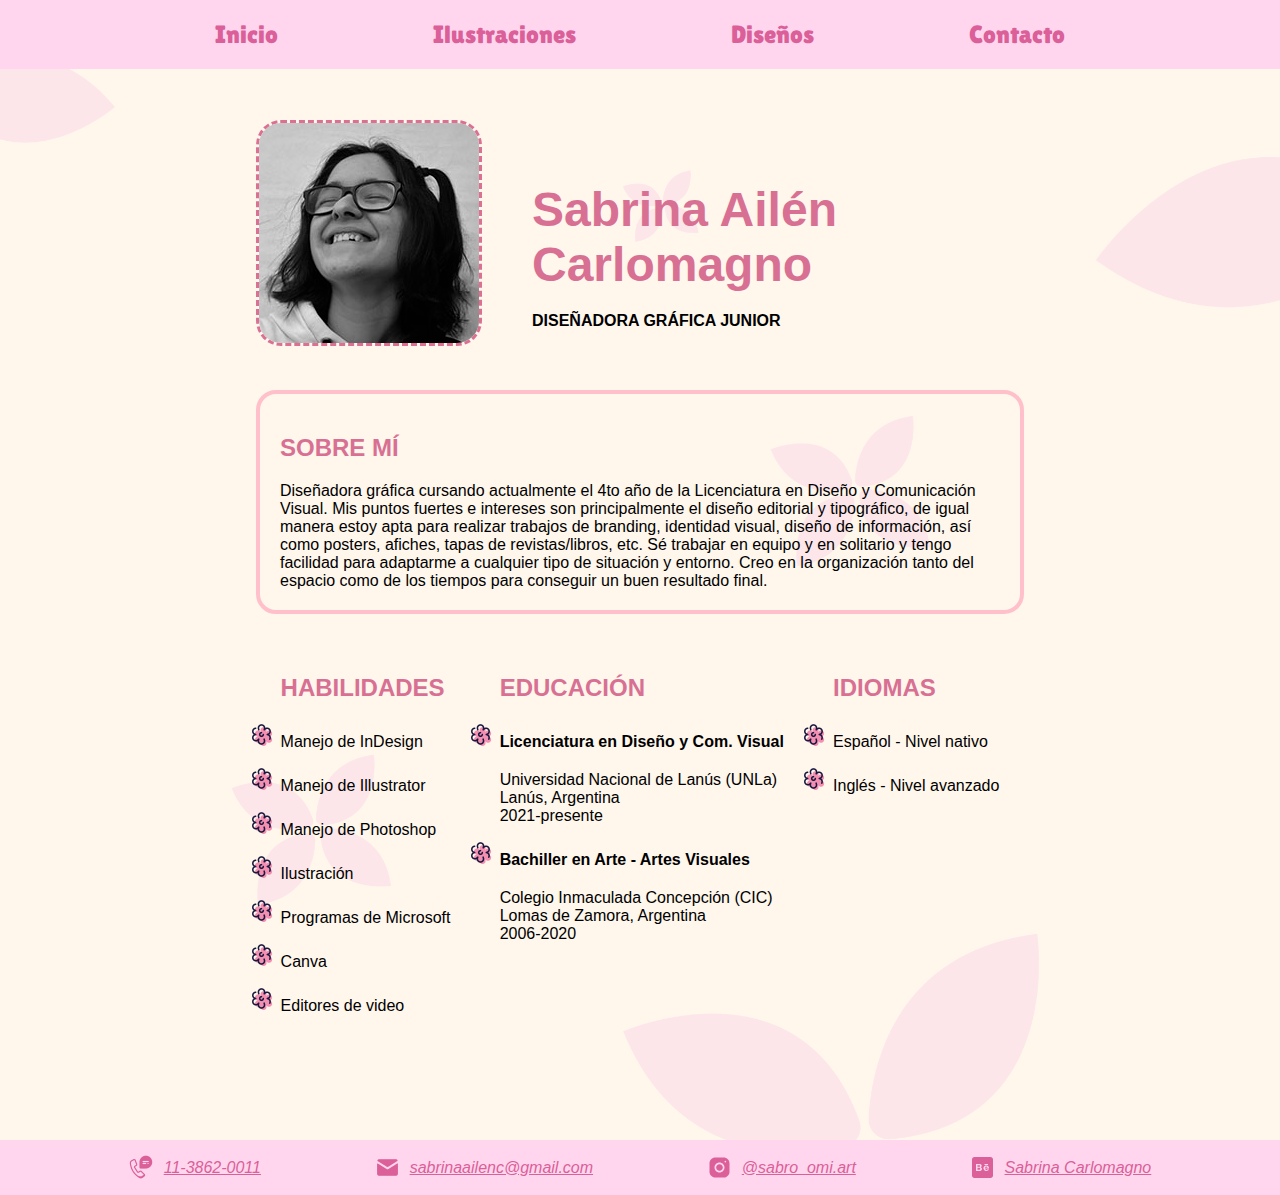
<file: index.html>
<!DOCTYPE html>
<html>
    <head>
        <meta charset="utf-8"/>
        <meta name="viewport" content="width=device-width, initial-scale=1.0">
        <title>Curriculum Sabrina Carlomagno</title>
        <link href="estilos.css" rel="stylesheet" type="text/css">
        <link rel="icon" type="image/png" href="img/favicon-corazon.png">
        <link rel="preconnect" href="https://fonts.googleapis.com">
        <link rel="preconnect" href="https://fonts.gstatic.com" crossorigin>
        <link href="https://fonts.googleapis.com/css2?family=Lilita+One&display=swap" rel="stylesheet">
        <link rel="preconnect" href="https://fonts.googleapis.com">
        <link rel="preconnect" href="https://fonts.gstatic.com" crossorigin>
        <link href="https://fonts.googleapis.com/css2?family=Roboto:ital,wght@0,100;0,300;0,400;0,500;0,700;0,900;1,100;1,300;1,400;1,500;1,700;1,900&display=swap" rel="stylesheet">
    </head>
    <body>
        <header>
            <nav>
                <a href="index.html" target="_self">Inicio</a>
                <a href="ilustraciones.html" target="_self">Ilustraciones</a>
                <a href="disenios.html" target="_self">Diseños</a>
                <a href="formulario.html" target="_self">Contacto</a>
            </nav>
        </header>
        <main>
            <section class="foto-nombre">
                <div class="divs-index">
                    <img src="img/perfil.jpg" width="220px" height="220px" alt="foto de presentacion" class="foto-personal"/>
                </div>
                <div class="divs-index">
                    <h1>Sabrina Ailén Carlomagno</h1>
                    <h4>DISEÑADORA GRÁFICA JUNIOR</h4>
                </div>
            </section>
            <section class="recuadro-rosa">
                <h2>SOBRE MÍ</h2>
                <p>Diseñadora gráfica cursando actualmente el 4to año de la Licenciatura en Diseño y Comunicación Visual. Mis puntos fuertes e intereses son principalmente el diseño editorial y tipográfico, de igual manera estoy apta para realizar trabajos de branding, identidad visual, diseño de información, así como posters, afiches, tapas de revistas/libros, etc. Sé trabajar en equipo y en solitario y tengo facilidad para adaptarme a cualquier tipo de situación y entorno. Creo en la organización tanto del espacio como de los tiempos para conseguir un buen resultado final.</p>
            </section>
            <section class="educacion-habilidades">
                <div id="habilidades" class="habilidades-class">
                    <h2>HABILIDADES</h2>
                    <ul>
                        <li>Manejo de InDesign</li>
                        <li>Manejo de Illustrator</li>
                        <li>Manejo de Photoshop</li>
                        <li>Ilustración</li>
                        <li>Programas de Microsoft</li>
                        <li>Canva</li>
                        <li>Editores de video</li>
                    </ul>
                </div>
                <div class="educacion">
                    <h2>EDUCACIÓN</h2>
                    <ul>
                        <li>
                            <h4>Licenciatura en Diseño y Com. Visual</h4>
                            <p>Universidad Nacional de Lanús (UNLa)</p>
                            <p>Lanús, Argentina</p>
                            <p>2021-presente</p>
                        </li>
                        <li>
                            <h4>Bachiller en Arte - Artes Visuales</h4>
                            <p>Colegio Inmaculada Concepción (CIC)</p>
                            <p>Lomas de Zamora, Argentina</p>
                            <p>2006-2020</p>
                        </li>
                    </ul>
                </div>
                <div class="idiomas">
                    <h2>IDIOMAS</h2>
                    <ul>
                        <li>Español - Nivel nativo</li>
                        <li>Inglés - Nivel avanzado</li>
                    </ul>
                </div>
            </section>
        </main>
        <footer>
                <address>
                    <div class="telefono-wpp">
                        <img src="img/telefono.png" width="25px" height="25px" alt="foto de icono telefono"/> 
                        <p><a href="https://wa.me/+541138620011" target="_blank">11-3862-0011</a></p> 
                    </div>
                    <div class="mail">
                        <img src="img/mail.png" width="25px" height="25px" alt="foto de icono de mail"/>
                        <p><a href="mailto:sabrinaailenc@gmail.com" target="_blank">sabrinaailenc@gmail.com</a></p>
                    </div>
                    <div class="instagram">
                        <img src="img/instagram.svg" width="25px" height="25px" alt="foto de icono instagram"/>
                        <p><a href="https://www.instagram.com/sabro_omi.art/" target="_blank">@sabro_omi.art</a></p>
                    </div>
                    <div class="behance">
                        <img src="img/behance.svg" width="25px" height="25px" alt="foto de icono behance"/>
                        <p><a href="https://www.behance.net/sabrinacarloma" target="_blank">Sabrina Carlomagno</a></p>
                    </div>
                </address>
        </footer>
    </body>
</html>
</file>
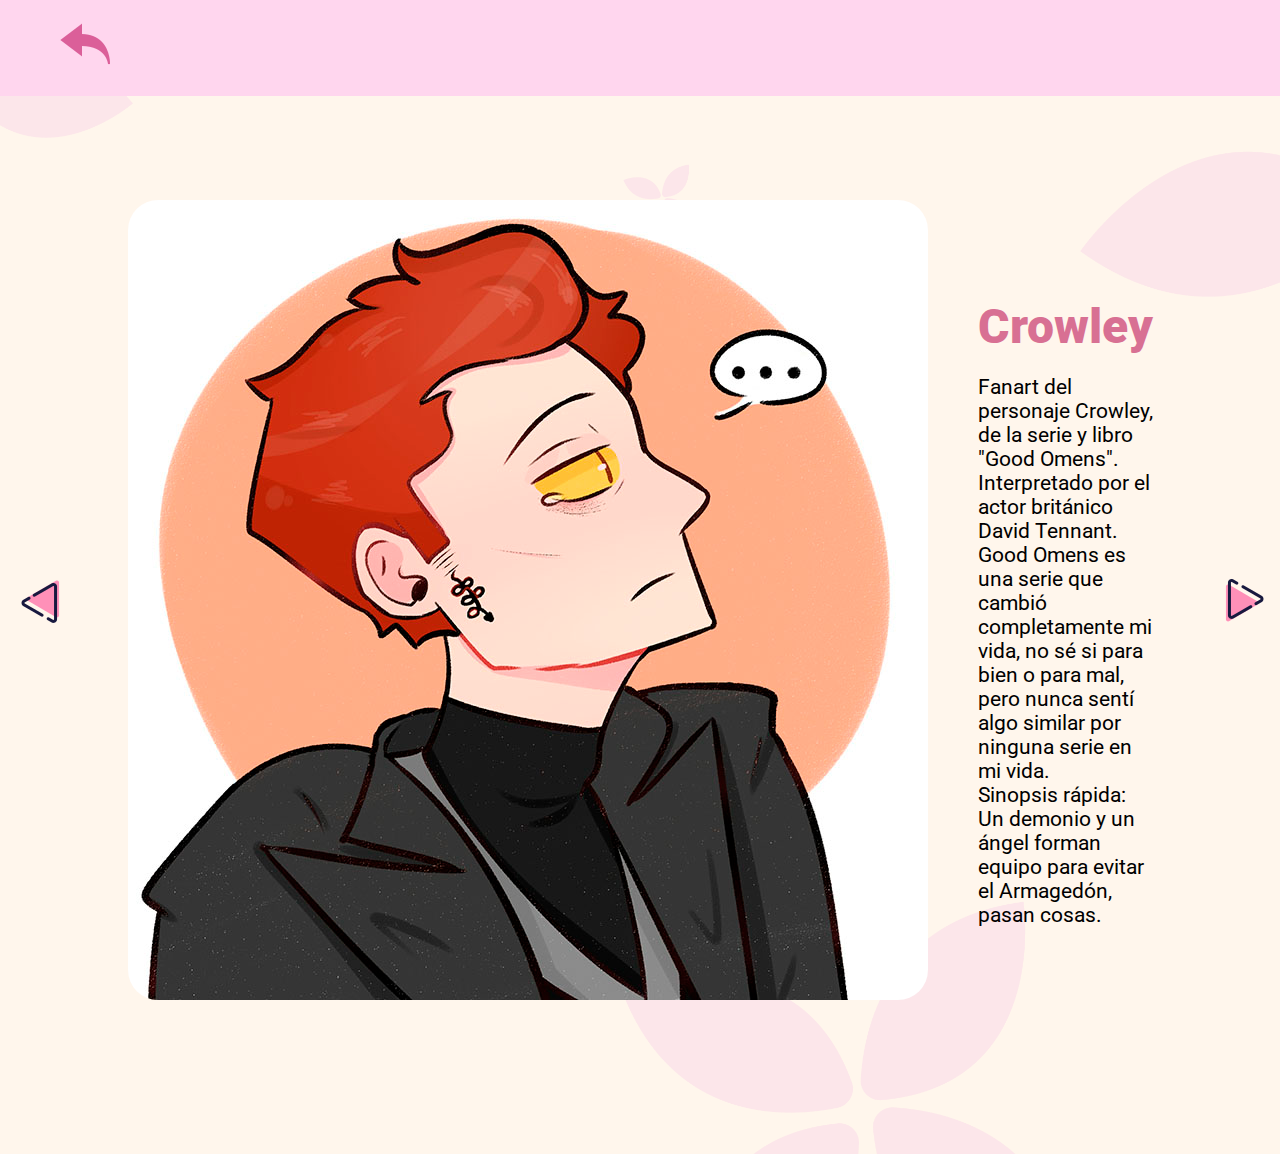
<file: crow.html>
<!DOCTYPE html>
<html lang="en">
<head>
    <meta charset="UTF-8">
    <meta name="viewport" content="width=device-width, initial-scale=1.0">
    <title>Ilustración - Crowley</title>
    <link href="estilos.css" rel="stylesheet" type="text/css">
    <link rel="icon" type="image/png" href="img/favicon-corazon.png">
    <link rel="preconnect" href="https://fonts.googleapis.com">
    <link rel="preconnect" href="https://fonts.gstatic.com" crossorigin>
    <link href="https://fonts.googleapis.com/css2?family=Lilita+One&display=swap" rel="stylesheet">
    <link rel="preconnect" href="https://fonts.googleapis.com">
    <link rel="preconnect" href="https://fonts.gstatic.com" crossorigin>
    <link href="https://fonts.googleapis.com/css2?family=Roboto:ital,wght@0,100;0,300;0,400;0,500;0,700;0,900;1,100;1,300;1,400;1,500;1,700;1,900&display=swap" rel="stylesheet">
</head>
<body>
    <header>
        <a href="ilustraciones.html">
            <img src="img/flecha.png" width="50px" height="50px" alt="volver atras" class="flecha-volver-atras">
        </a>
    </header>
    <main class="main-galeria">
        <section class="section-galeria">
            <a href="priestie.html" target="_self">
                <img src="img/galeria-izq.png" width="48px" height="48px" alt="flecha izquierda" class="flecha-izquierda"></a>
            <a href="img/ilustraciones/crow-grande.jpg" target="_blank">
            <img src="img/ilustraciones/crow-grande.jpg" width="800px" height="800px" alt="dibujo del personaje crowley de la serie good omens" class="ilus"></a>
            <div class="galeria-div">
                <h2>Crowley</h2>
                <p>Fanart del personaje Crowley, de la serie y libro "Good Omens".</p>
                <p>Interpretado por el actor británico David Tennant.</p>
                <p>Good Omens es una serie que cambió completamente mi vida, no sé si para bien o para mal, pero nunca sentí algo similar por ninguna serie en mi vida.</p>
                <p>Sinopsis rápida: Un demonio y un ángel forman equipo para evitar el Armagedón, pasan cosas.</p>
            </div>
            <a href="pri-cruz.html" target="_self">
                <img src="img/galeria-der.png" width="48px" height="48px" alt="flecha izquierda" class="flecha-derecha"></a>
        </section>
    </main>
</body>
</html>
</file>
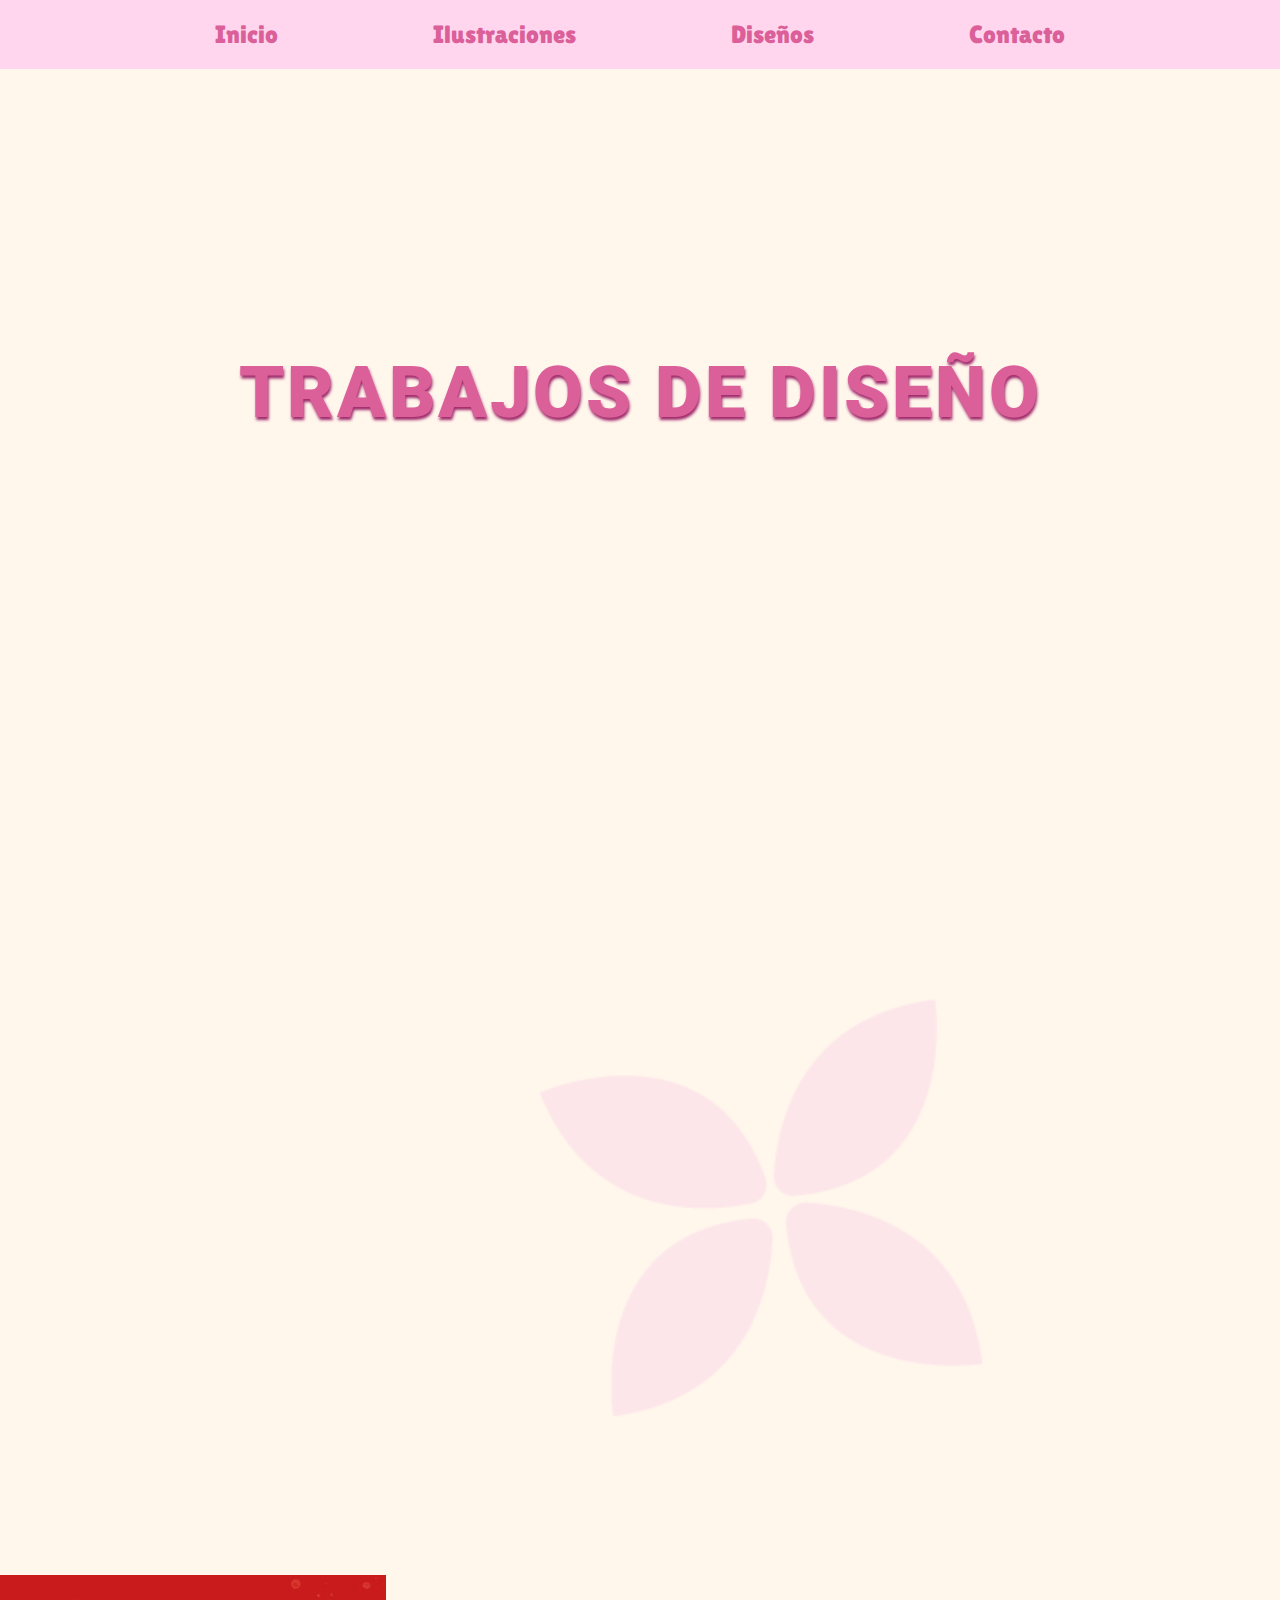
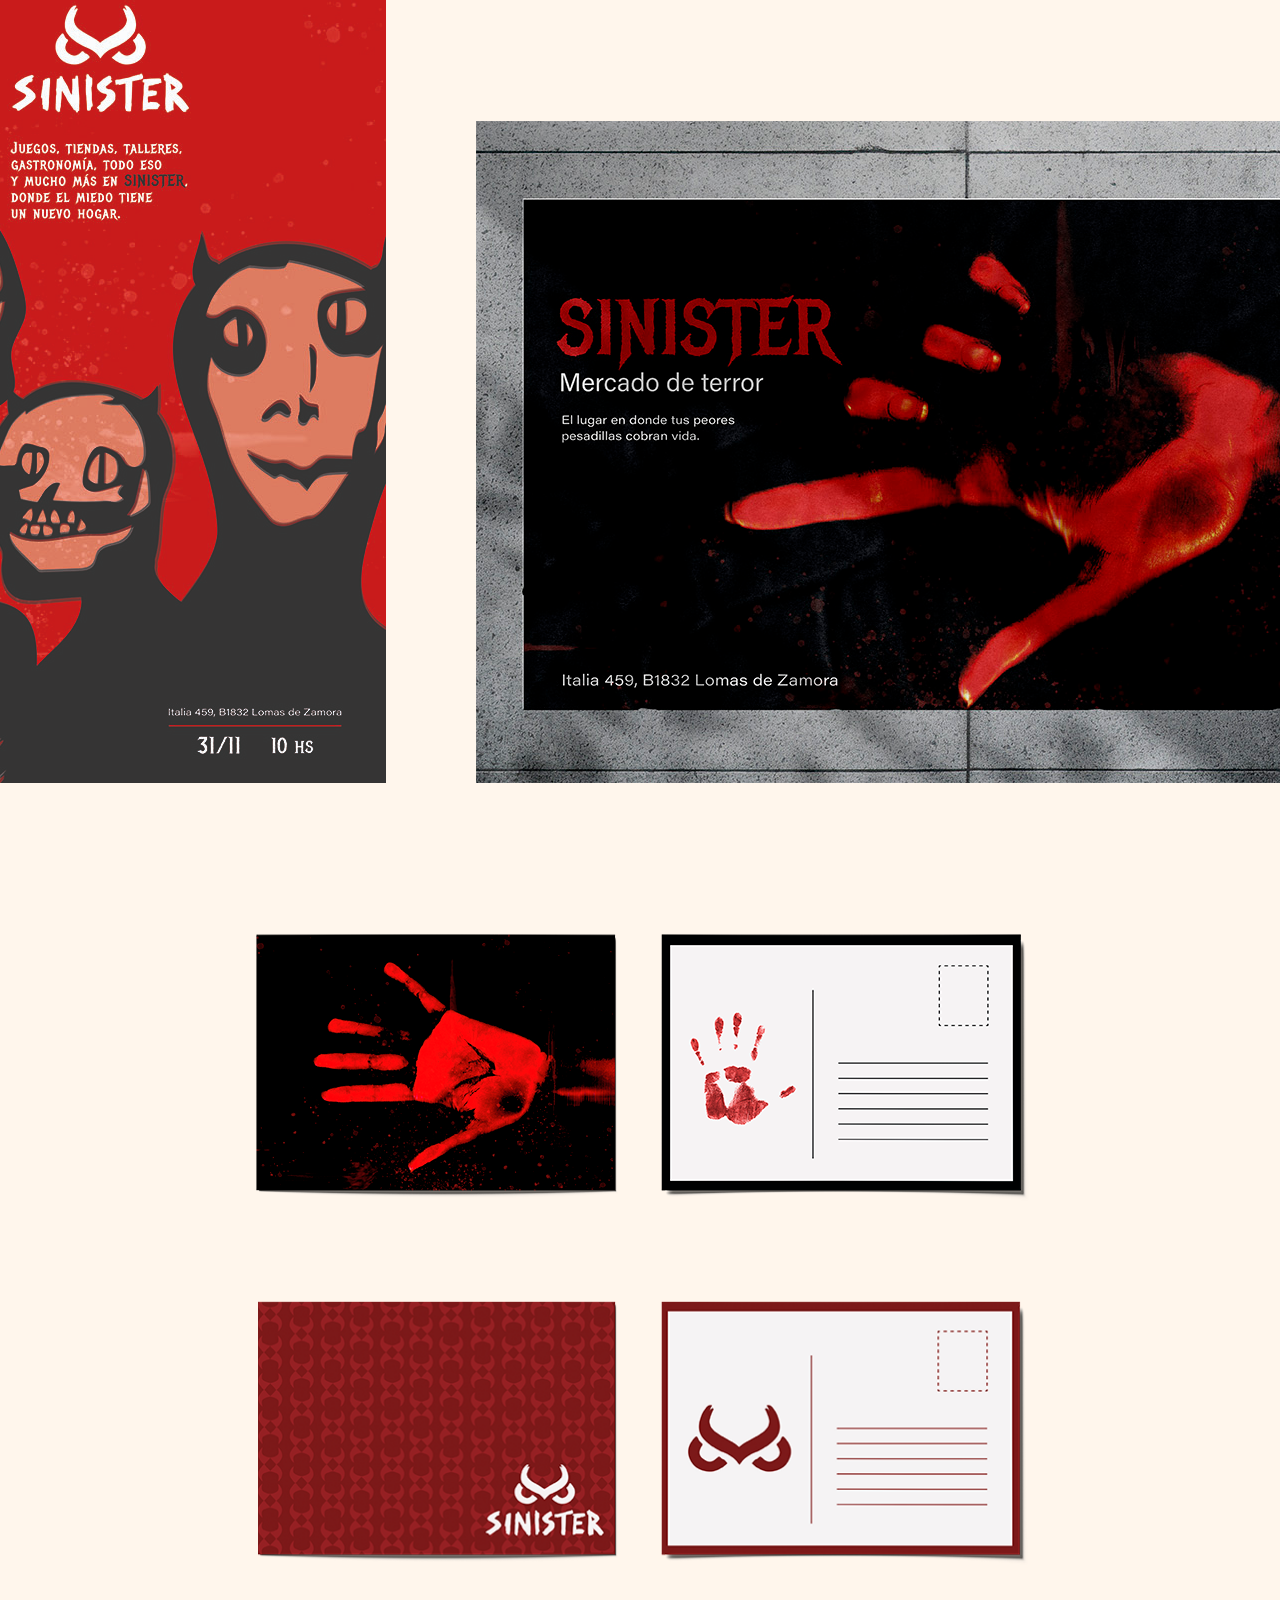
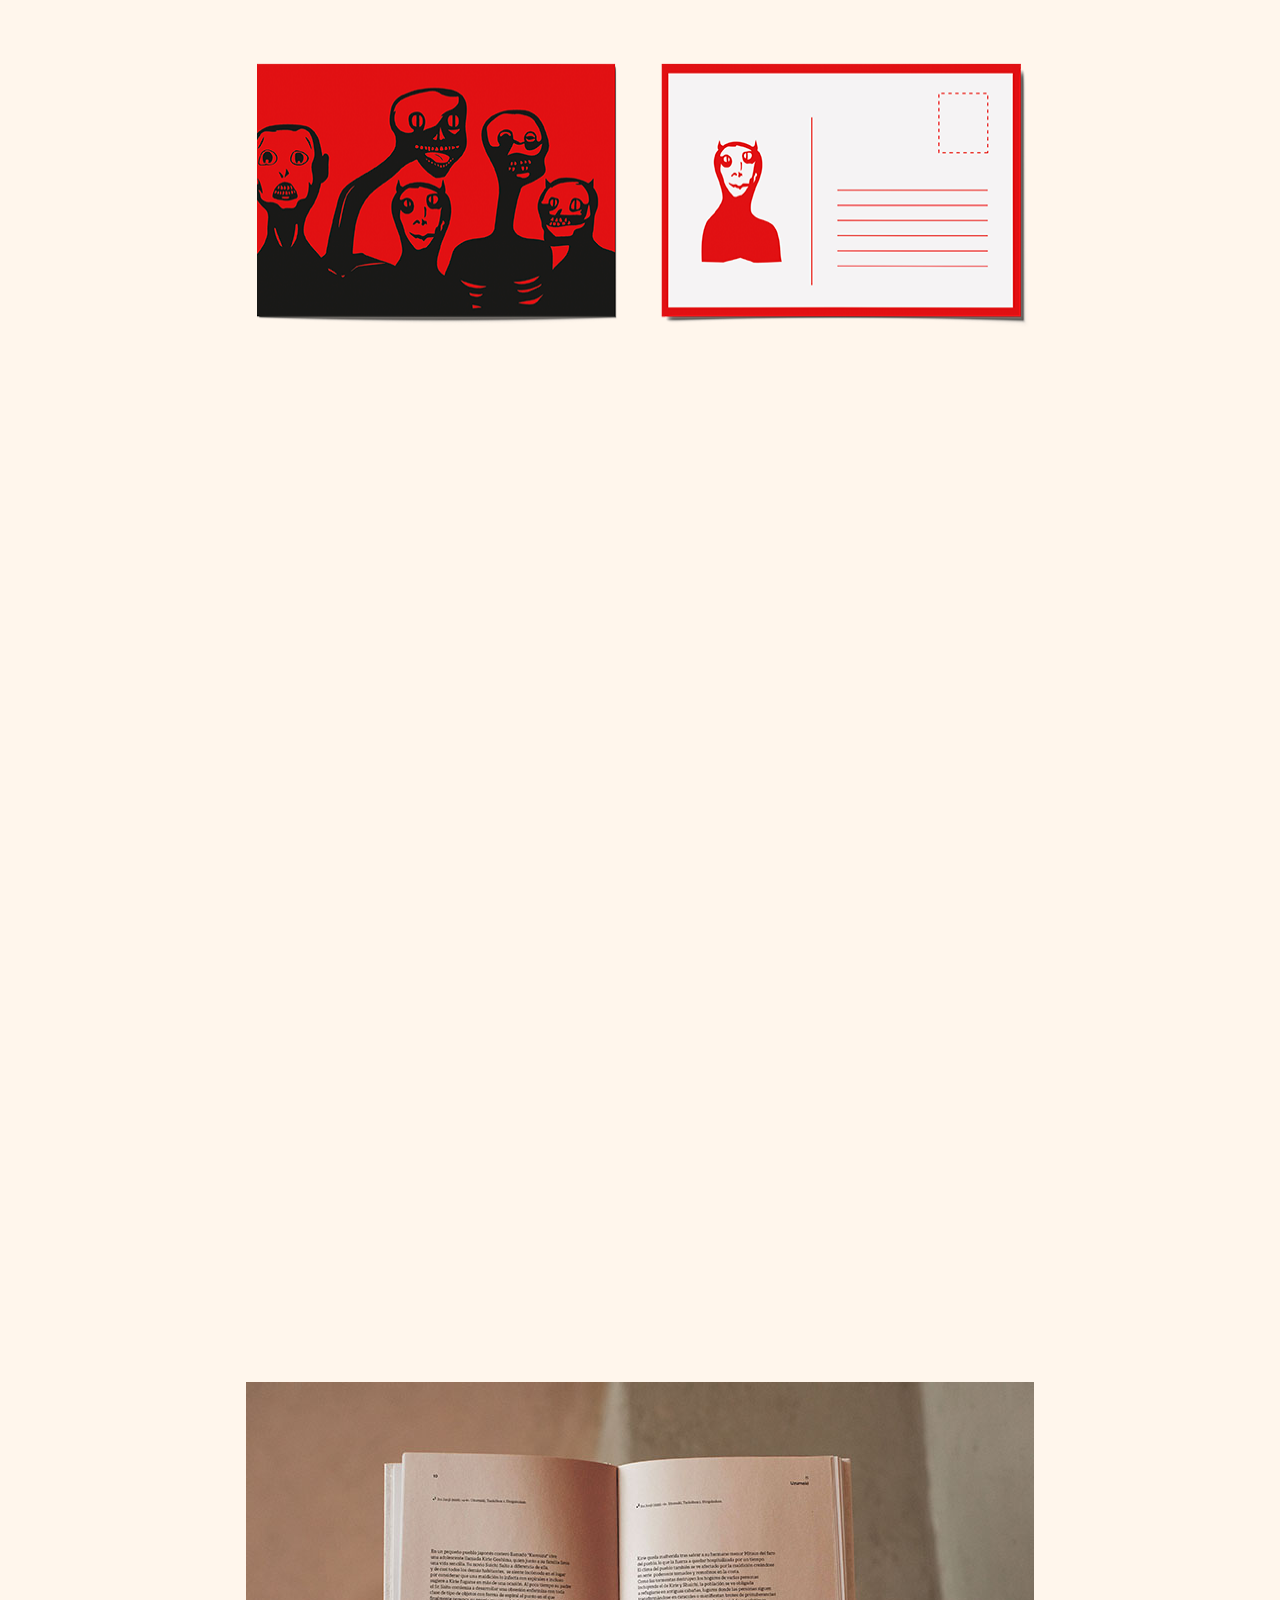
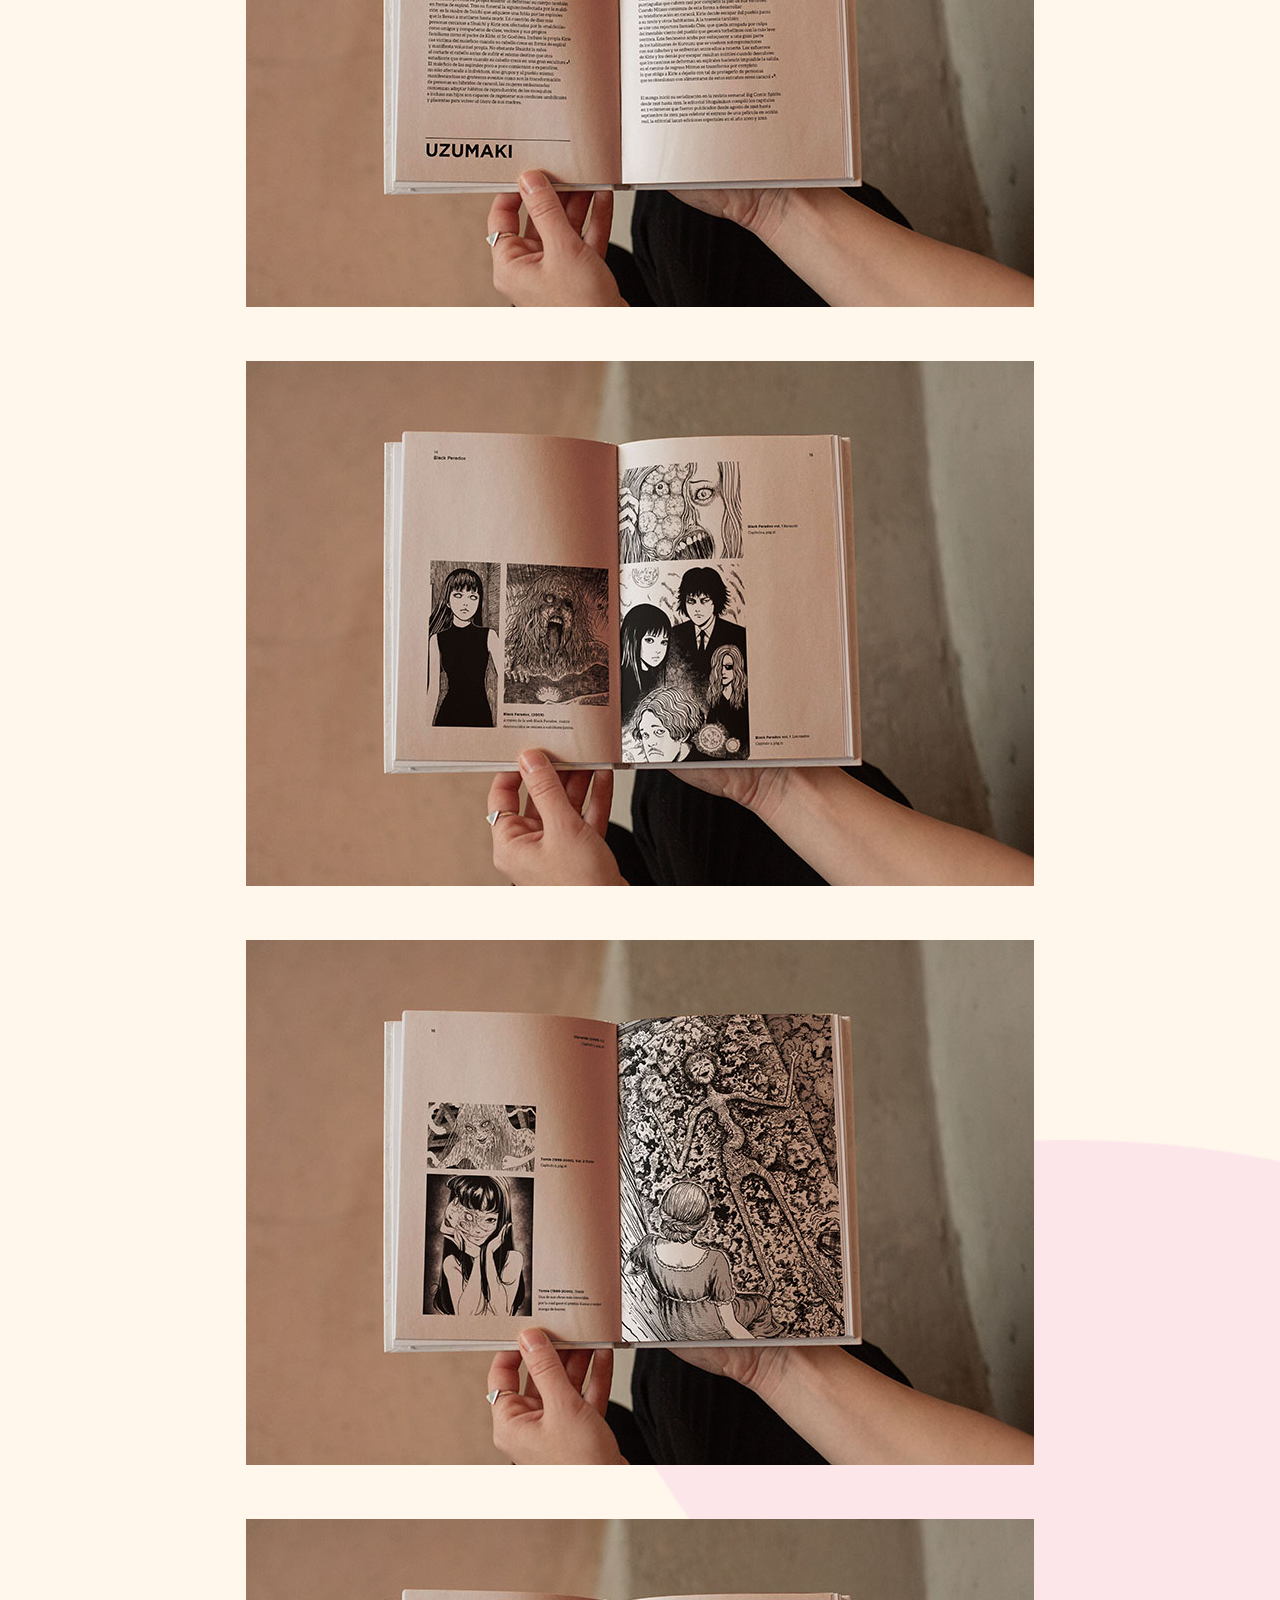
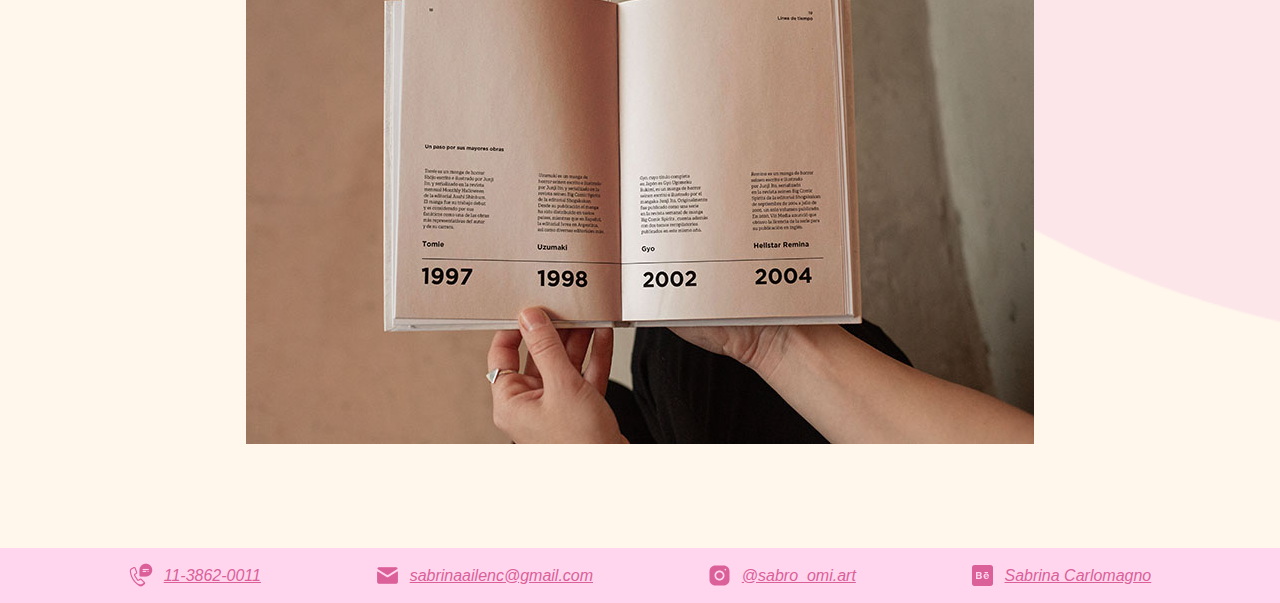
<file: disenios.html>
<!DOCTYPE html>
<html>
    <head>
        <meta charset="utf-8"/>
        <meta name="viewport" content="width=device-width, initial-scale=1.0">
        <title>Formulario de contacto / Sabrina Carlomagno</title>
        <link href="estilos.css" rel="stylesheet" type="text/css">
        <link rel="icon" type="image/png" href="img/favicon-corazon.png">
        <link rel="preconnect" href="https://fonts.googleapis.com">
        <link rel="preconnect" href="https://fonts.gstatic.com" crossorigin>
        <link href="https://fonts.googleapis.com/css2?family=Lilita+One&display=swap" rel="stylesheet">
        <link rel="preconnect" href="https://fonts.googleapis.com">
        <link rel="preconnect" href="https://fonts.gstatic.com" crossorigin>
        <link href="https://fonts.googleapis.com/css2?family=Roboto:ital,wght@0,100;0,300;0,400;0,500;0,700;0,900;1,100;1,300;1,400;1,500;1,700;1,900&display=swap" rel="stylesheet">
    </head>
    <body>
        <header>
            <nav>
                <a href="index.html" target="_self">Inicio</a>
                <a href="ilustraciones.html" target="_self">Ilustraciones</a>
                <a href="disenios.html" target="_self">Diseños</a>
                <a href="formulario.html" target="_self">Contacto</a>
            </nav>
        </header>
        <main class="main-disenios">
            <section class="disenios">
                <h1>TRABAJOS DE DISEÑO</h1>
            </section>
            <section class="sinister-fondo"></section> <!--section vacia que contiene background-image-->
            <section class="sinister-piezas">
                <div class="sinister-posters">
                    <div class="img-poster1">
                        <a href="img/disenios/poster-sinister.jpg" target="_blank">
                            <img src="img/disenios/poster-sinister.jpg" width="571x" height="808px" alt="poster del mercado sinister">
                            <div class="texto-poster1">
                                <h3>Poster de invitación</h3>
                                <h3>al mercado</h3>
                            </div></a>
                    </div>
                    <div class="img-publico">
                        <a href="img/disenios/sinister-publico.jpg" target="_blank">
                            <img src="img/disenios/sinister-publico.jpg" width="990px" height="662px" alt="poster de via publica del mercado sinister">
                            <div class="texto-publico">
                                <h3>Poster de vía pública</h3>
                            </div></a>
                    </div>
                </div>
                <div class="sinister-postales">
                    <div class="img-postal1">
                        <a href="img/disenios/postal-1.png" target="_blank">
                            <img src="img/disenios/postal-1.png" width="790px" height="291px" alt="postal de sinister">
                            <div class="texto-postal1">
                                <h3>Set de postales</h3>
                            </div></a>
                    </div>
                    <div class="img-postal2">
                        <a href="img/disenios/postal-2.png" target="_blank">
                            <img src="img/disenios/postal-2.png" width="790px" height="291px" alt="postal de sinister">
                            <div class="texto-postal2">
                                <h3>Set de postales</h3>
                            </div></a>
                    </div>
                    <div class="img-postal3">
                        <a href="img/disenios/postal-3.png" target="_blank">
                            <img src="img/disenios/postal-3.png" width="790px" height="291px" alt="postal de sinister">
                            <div class="texto-postal3">
                                <h3>Set de postales</h3>
                            </div></a>
                    </div>
                </div>
            </section>
            <section class="junji-ito-fondo"></section> <!--section vacia que contiene background-image-->
            <section class="junji-piezas">
                <div class="junji-libro">
                    <div class="img-libro1">
                        <a href="img/disenios/uzumaki.jpg" target="_blank">
                            <img src="img/disenios/uzumaki.jpg" width="788px" height="525px" alt="página acerca del manga uzumaki">
                            <div class="texto-libro1">
                                <h3>El libro contiene información acerca</h3>
                                <h3>de las obras más famosas del mangaka</h3> 
                                <h3>de horror japonés Junji Ito</h3>
                            </div></a>
                    </div>
                    <div class="img-libro2">
                        <a href="img/disenios/black-paradox.jpg" target="_blank">
                            <img src="img/disenios/black-paradox.jpg" width="788px" height="525px" alt="página acerca del manga black-paradox">
                            <div class="texto-libro2">
                                <h3>Se muestran algunos de los paneles de</h3>
                                <h3>sus mangas más conocidos.</h3> 
                                <h3>En esta página se aprecia algunos</h3>
                                <h3>de los dibujos de “Black Paradox”</h3>
                            </div></a>
                    </div>
                    <div class="img-libro3">
                        <a href="img/disenios/tomie.jpg" target="_blank">
                            <img src="img/disenios/tomie.jpg" width="788px" height="525px" alt="página acerca del manga tomie">
                            <div class="texto-libro3">
                                <h3>Esta página muestra algunas viñetas</h3>
                                <h3>de una de sus obras más famosas</h3> 
                                <h3>“Tomie”</h3>
                            </div></a>
                    </div>
                    <div class="img-libro4">
                        <a href="img/disenios/linea-tiempo.jpg" target="_blank">
                            <img src="img/disenios/linea-tiempo.jpg" width="788px" height="525px" alt="página de una linea de tiempo">
                            <div class="texto-libro4">
                                <h3>Al final de la publicación se puede</h3>
                                <h3>apreciar una línea de tiempo de las</h3> 
                                <h3>fechas de publicación de sus trabajos</h3>
                            </div></a>
                    </div>
                </div>
            </section>
        </main>
        <footer>
            <address>
                <div class="telefono-wpp">
                    <img src="img/telefono.png" width="25px" height="25px" alt="foto de icono telefono"/> 
                    <p><a href="https://wa.me/+541138620011" target="_blank">11-3862-0011</a></p> 
                </div>
                <div class="mail">
                    <img src="img/mail.png" width="25px" height="25px" alt="foto de icono de mail"/>
                    <p><a href="mailto:sabrinaailenc@gmail.com" target="_blank">sabrinaailenc@gmail.com</a></p>
                </div>
                <div class="instagram">
                    <img src="img/instagram.svg" width="25px" height="25px" alt="foto de icono instagram"/>
                    <p><a href="https://www.instagram.com/sabro_omi.art/" target="_blank">@sabro_omi.art</a></p>
                </div>
                <div class="behance">
                    <img src="img/behance.svg" width="25px" height="25px" alt="foto de icono behance"/>
                    <p><a href="https://www.behance.net/sabrinacarloma" target="_blank">Sabrina Carlomagno</a></p>
                </div>
            </address>
        </footer>
    </body>
</html>
</file>
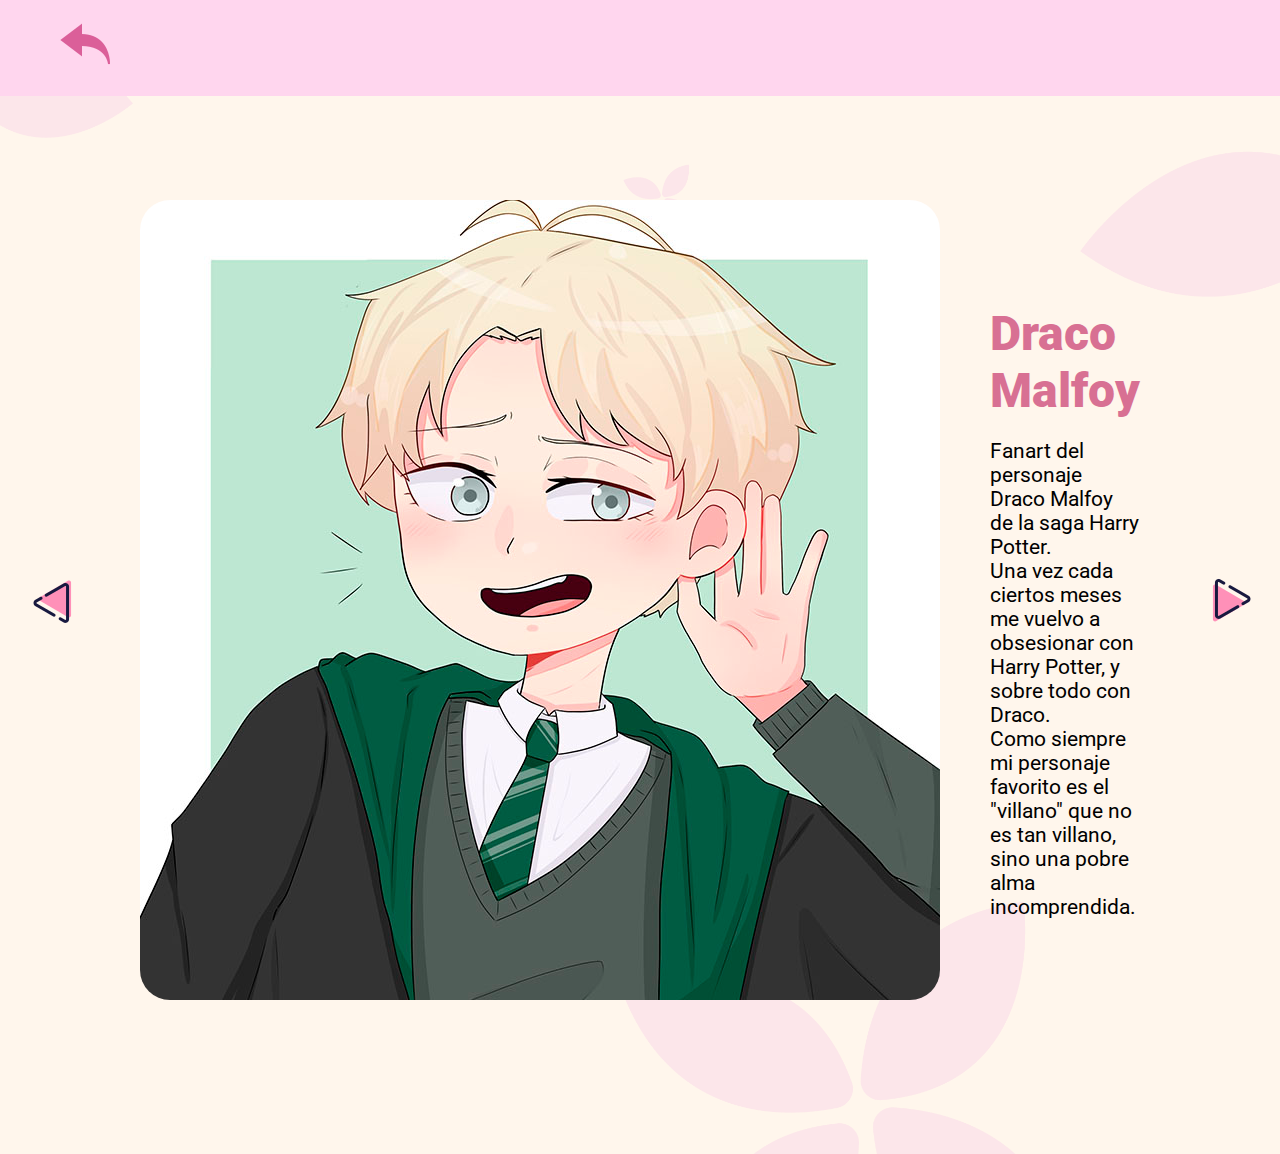
<file: draco.html>
<!DOCTYPE html>
<html lang="en">
<head>
    <meta charset="UTF-8">
    <meta name="viewport" content="width=device-width, initial-scale=1.0">
    <title>Ilustración - Draco Malfoy</title>
    <link href="estilos.css" rel="stylesheet" type="text/css">
    <link rel="icon" type="image/png" href="img/favicon-corazon.png">
    <link rel="preconnect" href="https://fonts.googleapis.com">
    <link rel="preconnect" href="https://fonts.gstatic.com" crossorigin>
    <link href="https://fonts.googleapis.com/css2?family=Lilita+One&display=swap" rel="stylesheet">
    <link rel="preconnect" href="https://fonts.googleapis.com">
    <link rel="preconnect" href="https://fonts.gstatic.com" crossorigin>
    <link href="https://fonts.googleapis.com/css2?family=Roboto:ital,wght@0,100;0,300;0,400;0,500;0,700;0,900;1,100;1,300;1,400;1,500;1,700;1,900&display=swap" rel="stylesheet">
</head>
<body>
    <header>
        <a href="ilustraciones.html">
            <img src="img/flecha.png" width="50px" height="50px" alt="volver atras" class="flecha-volver-atras">
        </a>
    </header>
    <main class="main-galeria">
        <section class="section-galeria">
            <a href="pri-cruz.html" target="_self">
                <img src="img/galeria-izq.png" width="48px" height="48px" alt="flecha izquierda" class="flecha-izquierda"></a>
            <a href="img/ilustraciones/draco-grande.jpg" target="_blank">
            <img src="img/ilustraciones/draco-grande.jpg" width="800px" height="800px" alt="fanart de draco malfoy" class="ilus"></a>
            <div class="galeria-div">
                <h2>Draco Malfoy</h2>
                <p>Fanart del personaje Draco Malfoy de la saga Harry Potter.</p>
                <p>Una vez cada ciertos meses me vuelvo a obsesionar con Harry Potter, y sobre todo con Draco.</p>
                <p>Como siempre mi personaje favorito es el "villano" que no es tan villano, sino una pobre alma incomprendida.</p>
            </div>
            <a href="eze.html" target="_self">
                <img src="img/galeria-der.png" width="48px" height="48px" alt="flecha izquierda" class="flecha-derecha"></a>
        </section>
    </main>
</body>
</html>
</file>
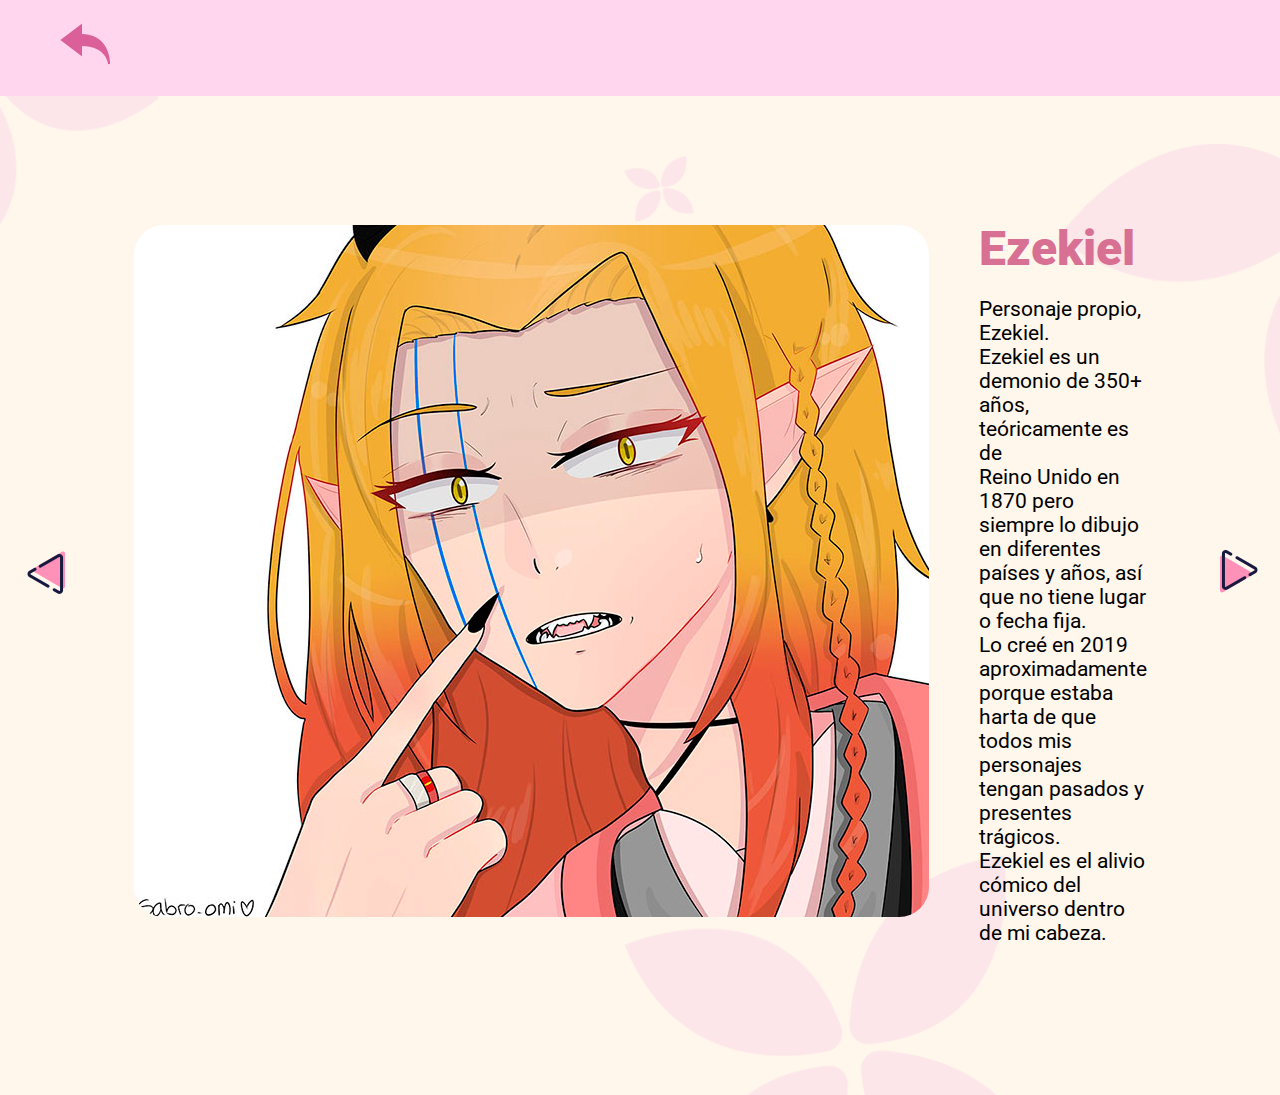
<file: eze.html>
<!DOCTYPE html>
<html lang="en">
<head>
    <meta charset="UTF-8">
    <meta name="viewport" content="width=device-width, initial-scale=1.0">
    <title>Ilustración - Ezekiel</title>
    <link href="estilos.css" rel="stylesheet" type="text/css">
    <link rel="icon" type="image/png" href="img/favicon-corazon.png">
    <link rel="preconnect" href="https://fonts.googleapis.com">
    <link rel="preconnect" href="https://fonts.gstatic.com" crossorigin>
    <link href="https://fonts.googleapis.com/css2?family=Lilita+One&display=swap" rel="stylesheet">
    <link rel="preconnect" href="https://fonts.googleapis.com">
    <link rel="preconnect" href="https://fonts.gstatic.com" crossorigin>
    <link href="https://fonts.googleapis.com/css2?family=Roboto:ital,wght@0,100;0,300;0,400;0,500;0,700;0,900;1,100;1,300;1,400;1,500;1,700;1,900&display=swap" rel="stylesheet">
</head>
<body>
    <header>
        <a href="ilustraciones.html">
            <img src="img/flecha.png" width="50px" height="50px" alt="volver atras" class="flecha-volver-atras">
        </a>
    </header>
    <main class="main-galeria">
        <section class="section-galeria">
            <a href="draco.html" target="_self">
                <img src="img/galeria-izq.png" width="48px" height="48px" alt="flecha izquierda" class="flecha-izquierda"></a>
            <a href="img/ilustraciones/eze-grande.jpg" target="_blank">
            <img src="img/ilustraciones/eze-grande.jpg" width="795px" height="692px" alt="dibujo de personaje original ezekiel" class="ilus"></a>
            <div class="galeria-div">
                <h2>Ezekiel</h2>
                <p>Personaje propio, Ezekiel.</p>
                <p>Ezekiel es un demonio de 350+ años, teóricamente es de</p>
                <p>Reino Unido en 1870 pero siempre lo dibujo en diferentes países y años, así que no tiene lugar o fecha fija.</p>
                <p>Lo creé en 2019 aproximadamente porque estaba harta de que todos mis personajes tengan pasados y presentes trágicos.</p>
                <p>Ezekiel es el alivio cómico del universo dentro de mi cabeza.</p>
            </div>
            <a href="hikasami.html" target="_self">
                <img src="img/galeria-der.png" width="48px" height="48px" alt="flecha izquierda" class="flecha-derecha"></a>
        </section>
    </main>
</body>
</html>
</file>
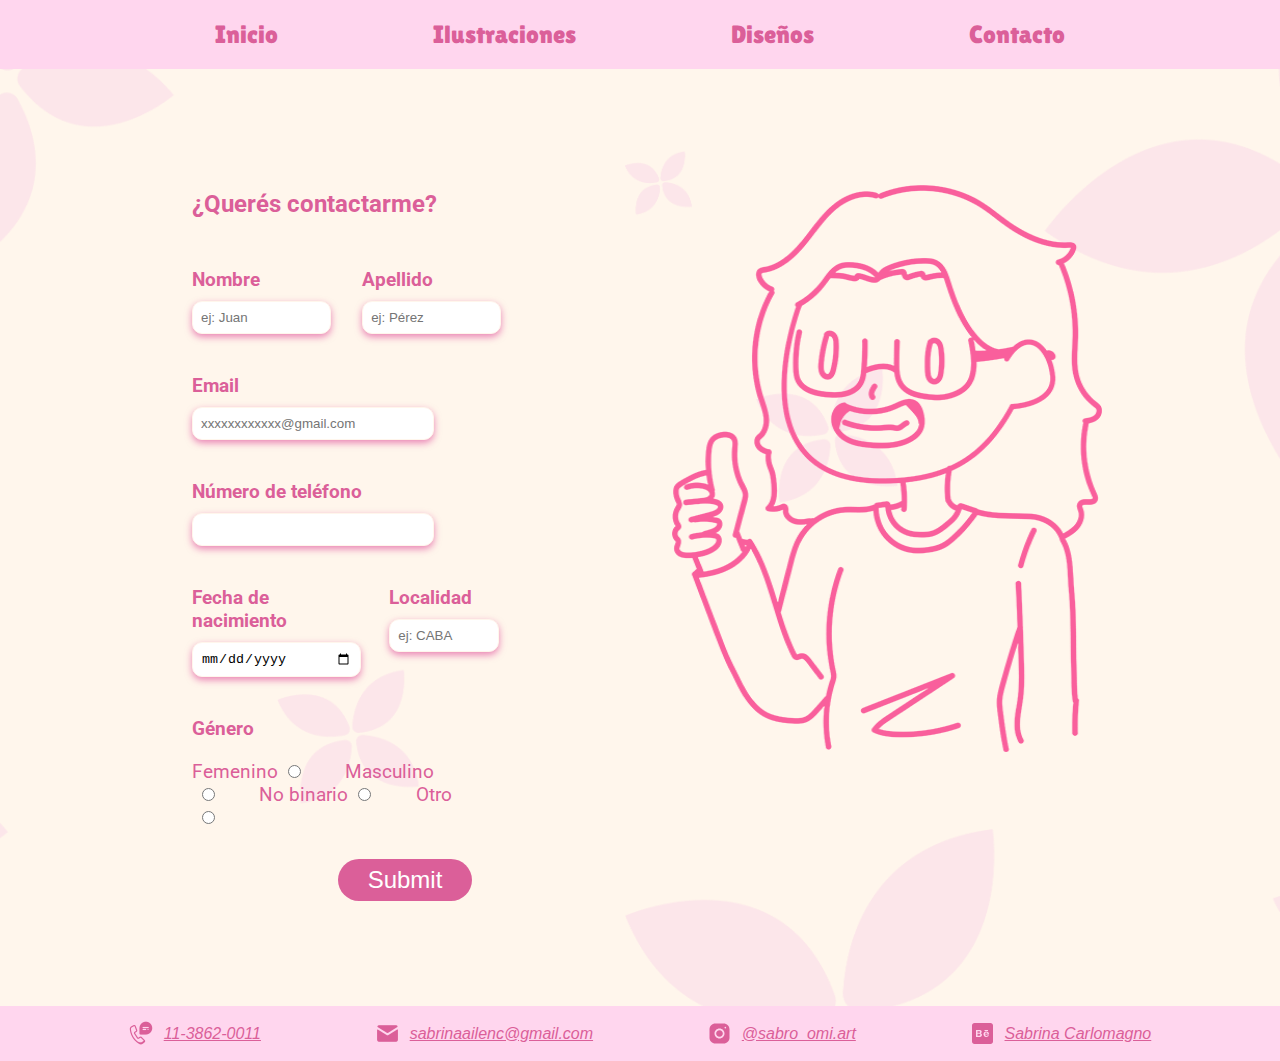
<file: formulario.html>
<!DOCTYPE html>
<html>
    <head>
        <meta charset="utf-8"/>
        <meta name="viewport" content="width=device-width, initial-scale=1.0">
        <title>Formulario de contacto / Sabrina Carlomagno</title>
        <link href="estilos.css" rel="stylesheet" type="text/css">
        <link rel="icon" type="image/png" href="img/favicon-corazon.png">
        <link rel="preconnect" href="https://fonts.googleapis.com">
        <link rel="preconnect" href="https://fonts.gstatic.com" crossorigin>
        <link href="https://fonts.googleapis.com/css2?family=Lilita+One&display=swap" rel="stylesheet">
        <link rel="preconnect" href="https://fonts.googleapis.com">
        <link rel="preconnect" href="https://fonts.gstatic.com" crossorigin>
        <link href="https://fonts.googleapis.com/css2?family=Roboto:ital,wght@0,100;0,300;0,400;0,500;0,700;0,900;1,100;1,300;1,400;1,500;1,700;1,900&display=swap" rel="stylesheet">
    </head>
    <body>
        <header>
            <nav>
                <a href="index.html" target="_self">Inicio</a>
                <a href="ilustraciones.html" target="_self">Ilustraciones</a>
                <a href="disenios.html" target="_self">Diseños</a>
                <a href="formulario.html" target="_self">Contacto</a>
            </nav>
        </header>
        <main class="main-formulario">
            <section class="form-section">
                <div class="gran-div-form">
                    <h3>¿Querés contactarme?</h3>
                    <form method="post" action="" target="_blank" enctype="text/plain">
                        <div class="div-form-nombre-apellido"> 
                            <div class="form-nombre">
                                <label for="nombre">Nombre</label>
                                <input type="text" name="nombre" id="nombre" maxlength="30" placeholder="ej: Juan" required>
                            </div>
                            <div class="form-apellido">
                                <label for="apellido">Apellido</label>
                                <input type="text" name="apellido" id="apellido" maxlength="30" placeholder="ej: Pérez" required>
                            </div>
                        </div>
                        <div class="form-email">
                            <label for="email">Email</label>
                            <input type="email" name="email" id="email" maxlength="50" placeholder="xxxxxxxxxxxx@gmail.com" required>
                        </div>
                        <div class="form-numero">
                            <label for="numero">Número de teléfono</label>
                            <input type="text" name="numero" id="numero" maxlength="50" required>
                        </div>
                        <div class="div-form-nacimiento-localidad">
                            <div class="form-nacimiento">
                                <label for="nacimiento">Fecha de nacimiento</label>
                                <input type="date" name="nacimiento" id="nacimiento" required>
                            </div>
                            <div class="form-localidad">
                                <label for="localidad">Localidad</label>
                                <input type="text" name="localidad" id="localidad" maxlength="30" placeholder="ej: CABA" required>
                            </div>
                        </div>
                        <div class="form-genero">
                            <p class="p-form-genero">Género</p>
                            <label for="sexo">Femenino<input type="radio" name="sexo" value="Femenino" id="femenino"></label>
                            <label for="masculino">Masculino<input type="radio" name="sexo" value="Masculino" id="masculino"></label>
                            <label for="no-binario">No binario<input type="radio" name="sexo" value="No-binario" id="no-binario"></label>
                            <label for="otro">Otro<input type="radio" name="sexo" value="Otro" id="otro"></label>
                        </div>
                        <div class="form-enviar">
                            <input type="submit"> 
                        </div>
                    </form>
                </div>
                <div class="form-imagen">
                    <img src="img/yo-formulario.png" width="430px" height="567px" alt="ilustración de mi persona">
                </div>
            </section>
        </main>
        <footer>
            <address>
                <div class="telefono-wpp">
                    <img src="img/telefono.png" width="25px" height="25px" alt="foto de icono telefono"/> 
                    <p><a href="https://wa.me/+541138620011" target="_blank">11-3862-0011</a></p> 
                </div>
                <div class="mail">
                    <img src="img/mail.png" width="25px" height="25px" alt="foto de icono de mail"/>
                    <p><a href="mailto:sabrinaailenc@gmail.com" target="_blank">sabrinaailenc@gmail.com</a></p>
                </div>
                <div class="instagram">
                    <img src="img/instagram.svg" width="25px" height="25px" alt="foto de icono instagram"/>
                    <p><a href="https://www.instagram.com/sabro_omi.art/" target="_blank">@sabro_omi.art</a></p>
                </div>
                <div class="behance">
                    <img src="img/behance.svg" width="25px" height="25px" alt="foto de icono behance"/>
                    <p><a href="https://www.behance.net/sabrinacarloma" target="_blank">Sabrina Carlomagno</a></p>
                </div>
            </address>
        </footer>
    </body>
</html>
</file>
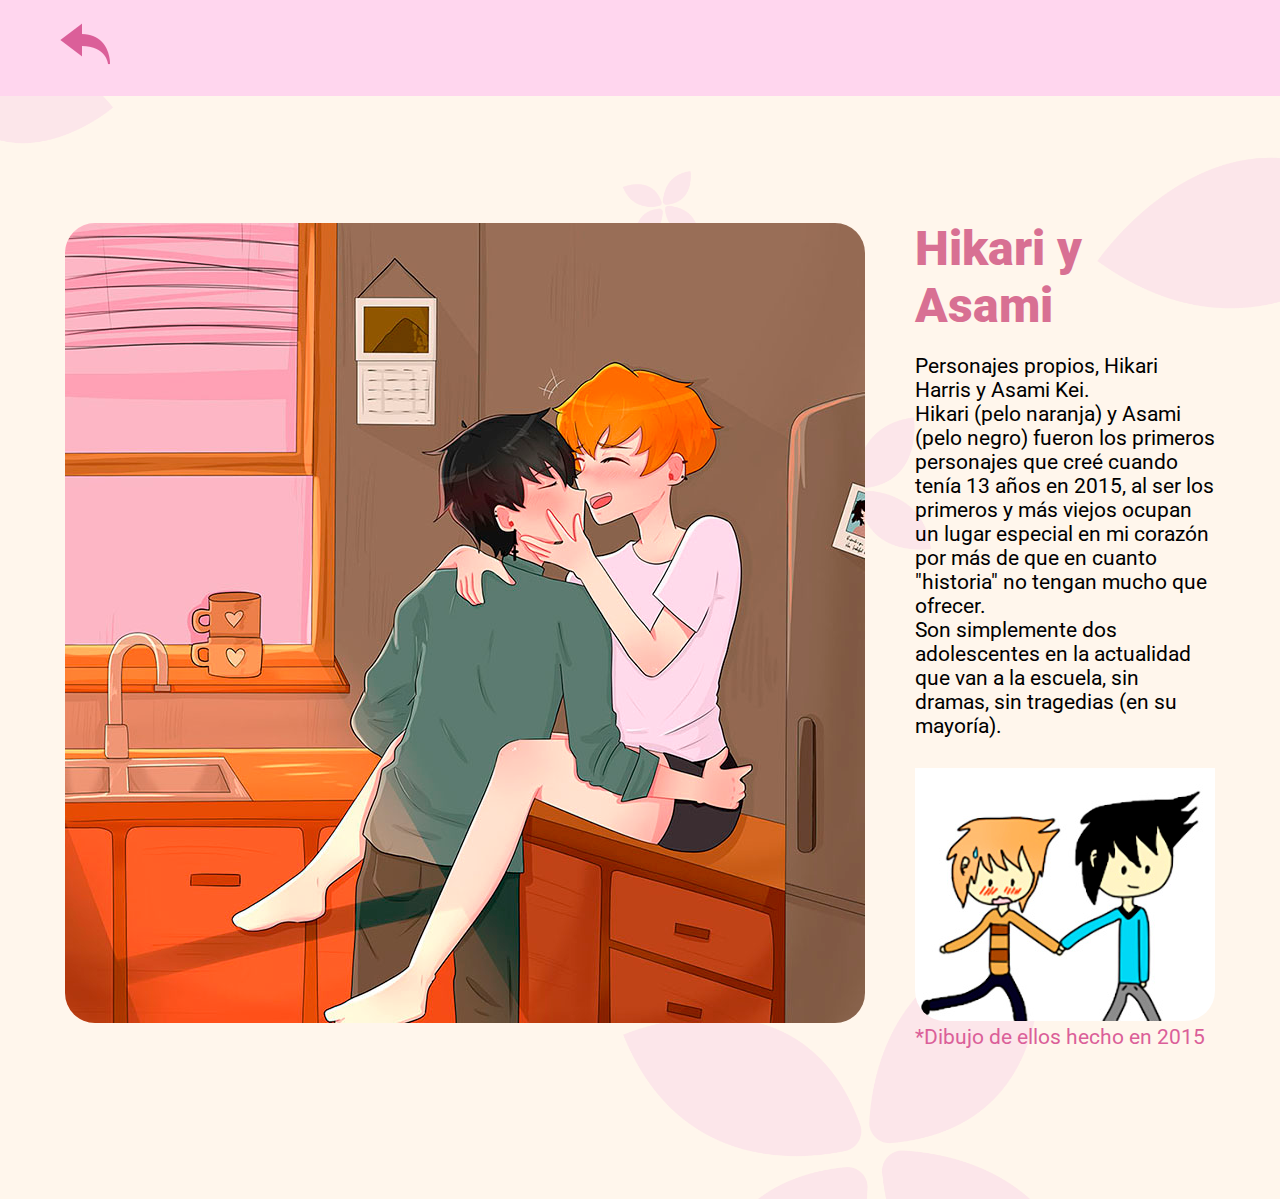
<file: hikasami.html>
<!DOCTYPE html>
<html lang="en">
<head>
    <meta charset="UTF-8">
    <meta name="viewport" content="width=device-width, initial-scale=1.0">
    <title>Ilustración - Hikari y Asami</title>
    <link href="estilos.css" rel="stylesheet" type="text/css">
    <link rel="icon" type="image/png" href="img/favicon-corazon.png">
    <link rel="preconnect" href="https://fonts.googleapis.com">
    <link rel="preconnect" href="https://fonts.gstatic.com" crossorigin>
    <link href="https://fonts.googleapis.com/css2?family=Lilita+One&display=swap" rel="stylesheet">
    <link rel="preconnect" href="https://fonts.googleapis.com">
    <link rel="preconnect" href="https://fonts.gstatic.com" crossorigin>
    <link href="https://fonts.googleapis.com/css2?family=Roboto:ital,wght@0,100;0,300;0,400;0,500;0,700;0,900;1,100;1,300;1,400;1,500;1,700;1,900&display=swap" rel="stylesheet">
</head>
<body>
    <header>
        <a href="ilustraciones.html">
            <img src="img/flecha.png" width="50px" height="50px" alt="volver atras" class="flecha-volver-atras">
        </a>
    </header>
    <main class="main-galeria">
        <section class="section-galeria">
            <a href="eze.html" target="_self">
                <img src="img/galeria-izq.png" width="48px" height="48px" alt="flecha izquierda" class="flecha-izquierda"></a>
            <a href="img/ilustraciones/hikasami-grande.jpg" target="_blank">
            <img src="img/ilustraciones/hikasami-grande.jpg" width="800px" height="800px" alt="dibujo de personajes originales hikari y asami" class="ilus"></a>
            <div class="galeria-div">
                <h2>Hikari y Asami</h2>
                <p>Personajes propios, Hikari Harris y Asami Kei.</p>
                <p>Hikari (pelo naranja) y Asami (pelo negro) fueron los primeros personajes que creé cuando tenía 13 años en 2015, al ser los primeros y más viejos ocupan un lugar especial en mi corazón por más de que en cuanto "historia" no tengan mucho que ofrecer.</p>
                <p>Son simplemente dos adolescentes en la actualidad que van a la escuela, sin dramas, sin tragedias (en su mayoría).</p>
                <img src="img/ilustraciones/hikasami-viejos.jpg" width="300px" height="253px" alt="dibujo de hikari y asami del 2015" class="hikasami-viejos">
                <p class="p-hikasami-viejos">*Dibujo de ellos hecho en 2015</p>
            </div>
            <div>
                
            </div>
            <a href="pri-pre.html" target="_self">
                <img src="img/galeria-der.png" width="48px" height="48px" alt="flecha izquierda" class="flecha-derecha"></a>
        </section>
    </main>
</body>
</html>
</file>
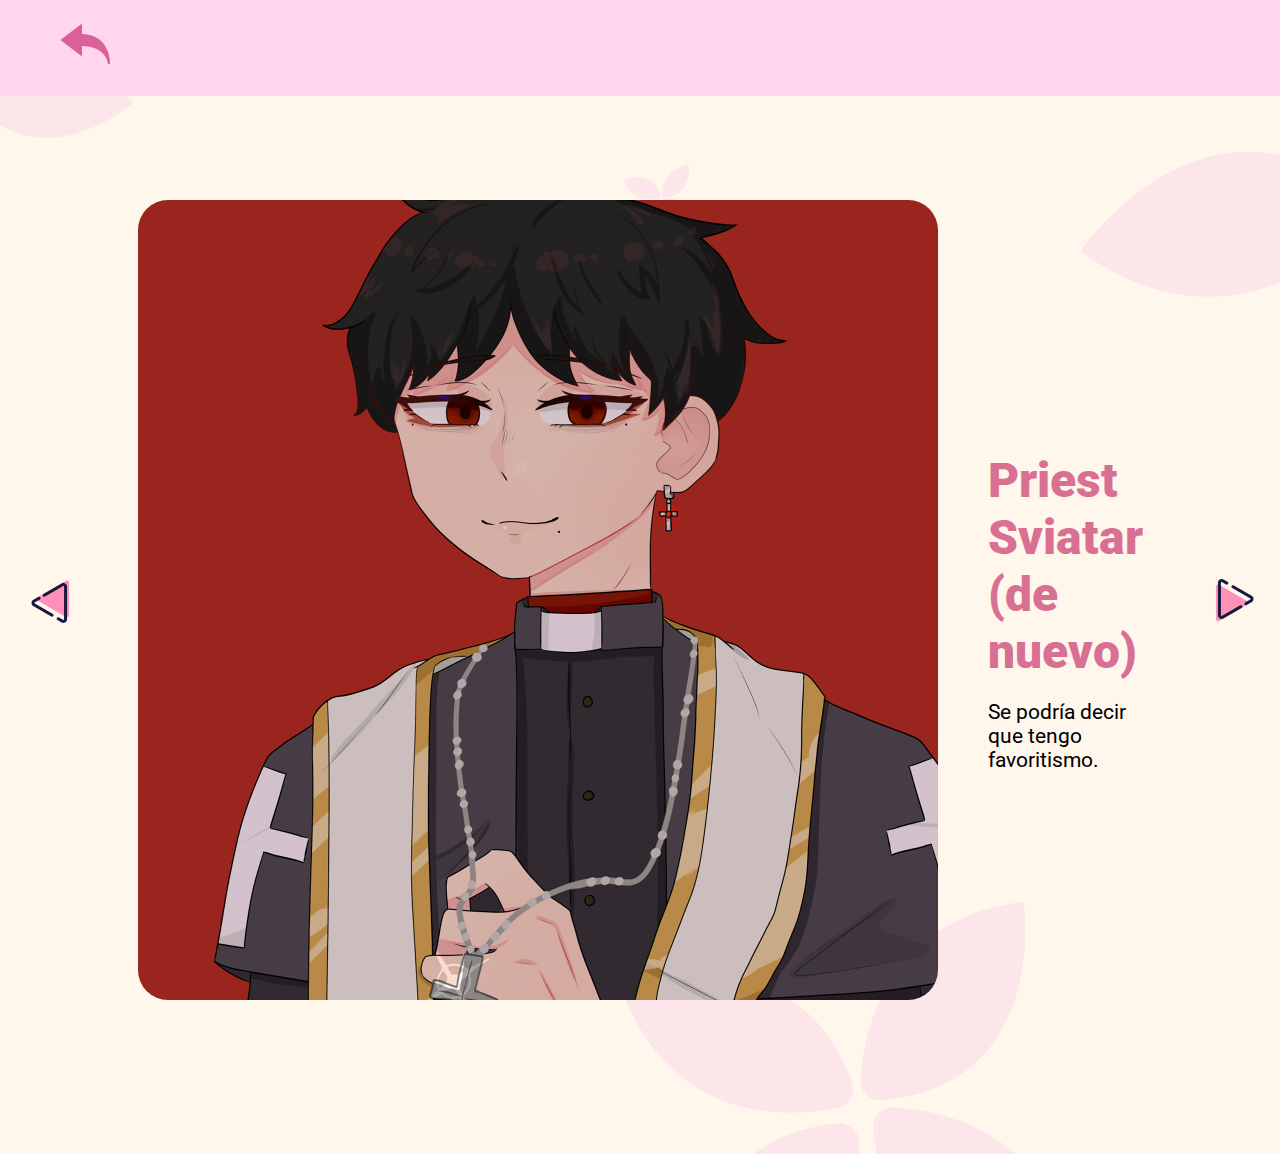
<file: pri-cruz.html>
<!DOCTYPE html>
<html lang="en">
<head>
    <meta charset="UTF-8">
    <meta name="viewport" content="width=device-width, initial-scale=1.0">
    <title>Ilustración - Priest Sviatar</title>
    <link href="estilos.css" rel="stylesheet" type="text/css">
    <link rel="icon" type="image/png" href="img/favicon-corazon.png">
    <link rel="preconnect" href="https://fonts.googleapis.com">
    <link rel="preconnect" href="https://fonts.gstatic.com" crossorigin>
    <link href="https://fonts.googleapis.com/css2?family=Lilita+One&display=swap" rel="stylesheet">
    <link rel="preconnect" href="https://fonts.googleapis.com">
    <link rel="preconnect" href="https://fonts.gstatic.com" crossorigin>
    <link href="https://fonts.googleapis.com/css2?family=Roboto:ital,wght@0,100;0,300;0,400;0,500;0,700;0,900;1,100;1,300;1,400;1,500;1,700;1,900&display=swap" rel="stylesheet">
</head>
<body>
    <header>
        <a href="ilustraciones.html">
            <img src="img/flecha.png" width="50px" height="50px" alt="volver atras" class="flecha-volver-atras">
        </a>
    </header>
    <main class="main-galeria">
        <section class="section-galeria">
            <a href="crow.html" target="_self">
                <img src="img/galeria-izq.png" width="48px" height="48px" alt="flecha izquierda" class="flecha-izquierda"></a>
            <a href="img/ilustraciones/pri-cruz-grande.jpg" target="_blank">
            <img src="img/ilustraciones/pri-cruz-grande.jpg" width="800px" height="800px" alt="personaje priest sviatar" class="ilus"></a>
            <div class="galeria-div">
                <h2>Priest Sviatar (de nuevo)</h2>
                <p>Se podría decir que tengo favoritismo.</p>
            </div>
            <a href="draco.html" target="_self">
                <img src="img/galeria-der.png" width="48px" height="48px" alt="flecha izquierda" class="flecha-derecha"></a>
        </section>
    </main>
</body>
</html>
</file>
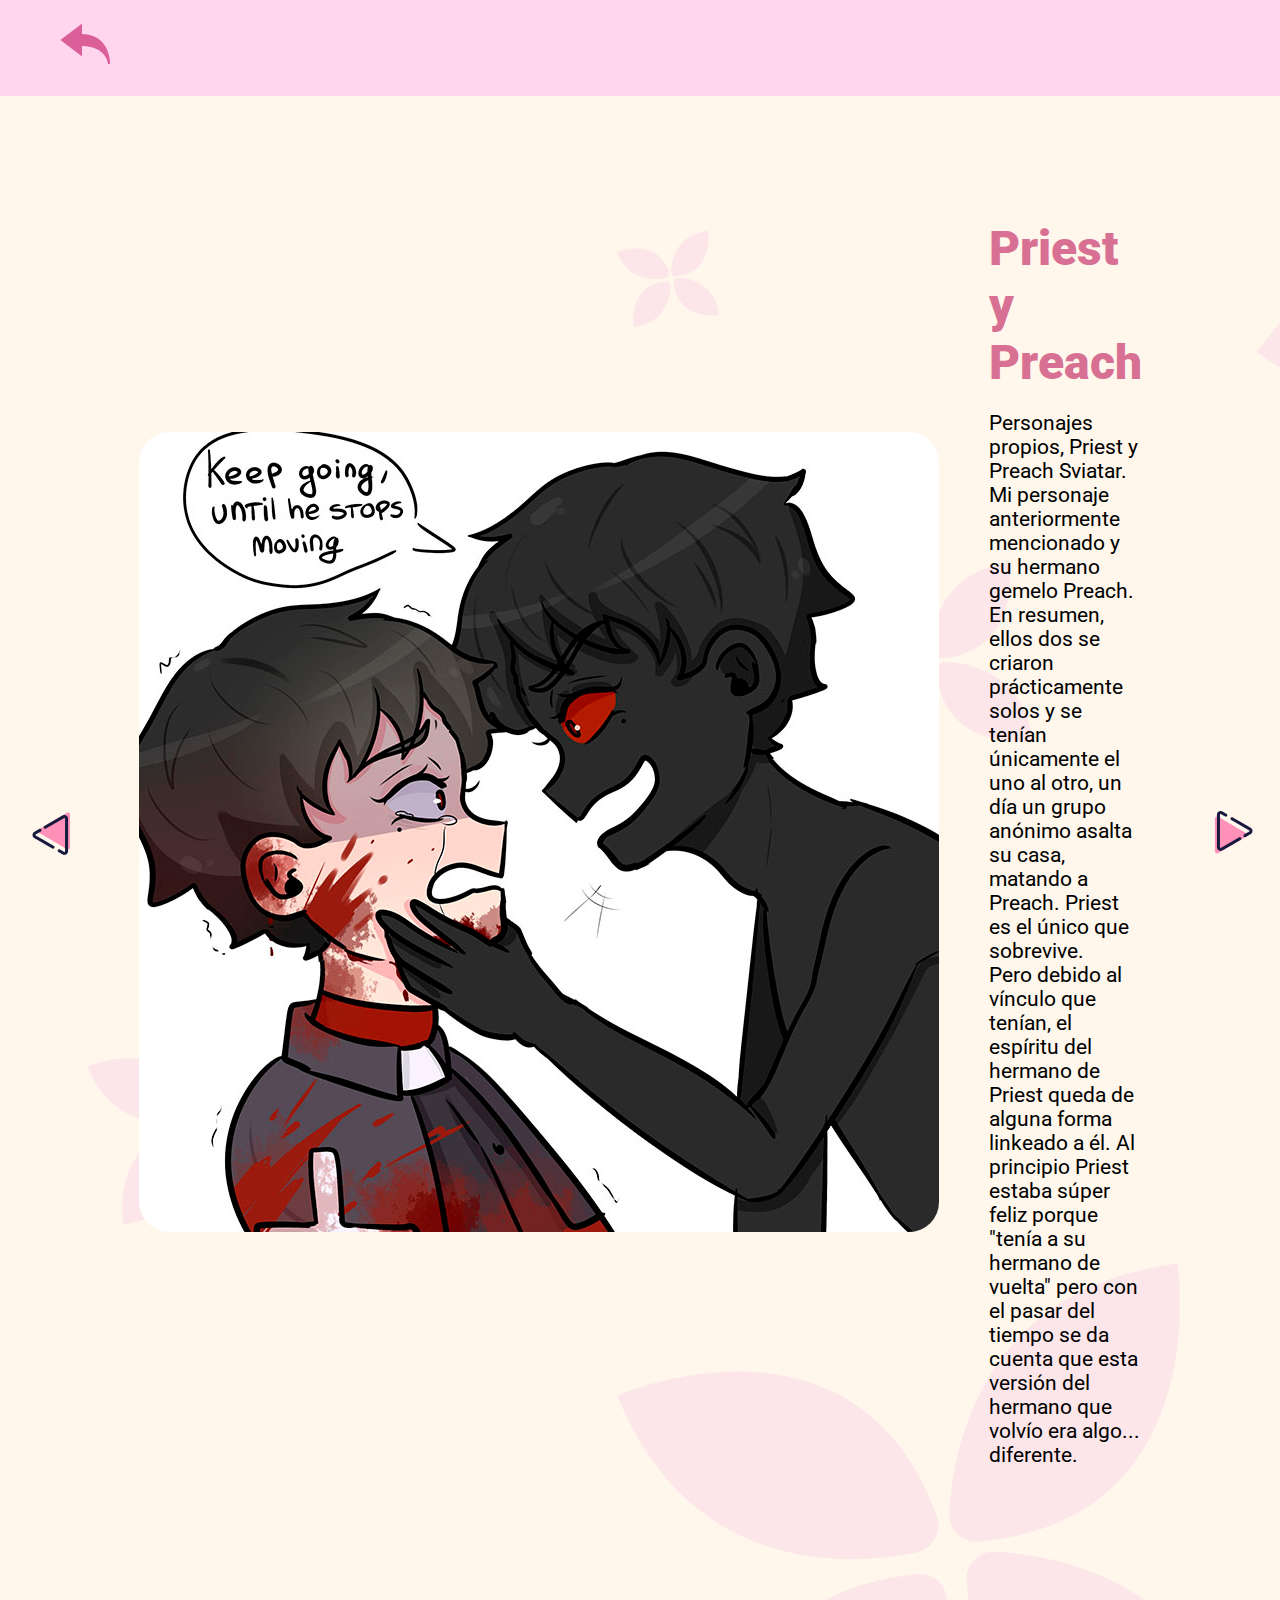
<file: pri-pre.html>
<!DOCTYPE html>
<html lang="en">
<head>
    <meta charset="UTF-8">
    <meta name="viewport" content="width=device-width, initial-scale=1.0">
    <title>Ilustración - Priest y Preach</title>
    <link href="estilos.css" rel="stylesheet" type="text/css">
    <link rel="icon" type="image/png" href="img/favicon-corazon.png">
    <link rel="preconnect" href="https://fonts.googleapis.com">
    <link rel="preconnect" href="https://fonts.gstatic.com" crossorigin>
    <link href="https://fonts.googleapis.com/css2?family=Lilita+One&display=swap" rel="stylesheet">
    <link rel="preconnect" href="https://fonts.googleapis.com">
    <link rel="preconnect" href="https://fonts.gstatic.com" crossorigin>
    <link href="https://fonts.googleapis.com/css2?family=Roboto:ital,wght@0,100;0,300;0,400;0,500;0,700;0,900;1,100;1,300;1,400;1,500;1,700;1,900&display=swap" rel="stylesheet">
</head>
<body>
    <header>
        <a href="ilustraciones.html">
            <img src="img/flecha.png" width="50px" height="50px" alt="volver atras" class="flecha-volver-atras">
        </a>
    </header>
    <main class="main-galeria">
        <section class="section-galeria">
            <a href="hikasami.html" target="_self">
                <img src="img/galeria-izq.png" width="48px" height="48px" alt="flecha izquierda" class="flecha-izquierda"></a>
            <a href="img/ilustraciones/pri-pre-grande.jpg" target="_blank">
            <img src="img/ilustraciones/pri-pre-grande.jpg" width="800px" height="800px" alt="dibujo de personajes originales priest y preach sviatar" class="ilus"></a>
            <div class="galeria-div">
                <h2>Priest y Preach</h2>
                <p>Personajes propios, Priest y Preach Sviatar.</p>
                <p>Mi personaje anteriormente mencionado y su hermano gemelo Preach. En resumen, ellos dos se criaron prácticamente solos y se tenían únicamente el uno al otro, un día un grupo anónimo asalta su casa, matando a Preach. Priest es el único que sobrevive.</p>
                <p>Pero debido al vínculo que tenían, el espíritu del hermano de Priest queda de alguna forma linkeado a él. Al principio Priest estaba súper feliz porque "tenía a su hermano de vuelta" pero con el pasar del tiempo se da cuenta que esta versión del hermano que volvío era algo... diferente.</p>
            </div>
            <a href="priestie-gif.html" target="_self">
                <img src="img/galeria-der.png" width="48px" height="48px" alt="flecha izquierda" class="flecha-derecha"></a>
        </section>
    </main>
</body>
</html>
</file>
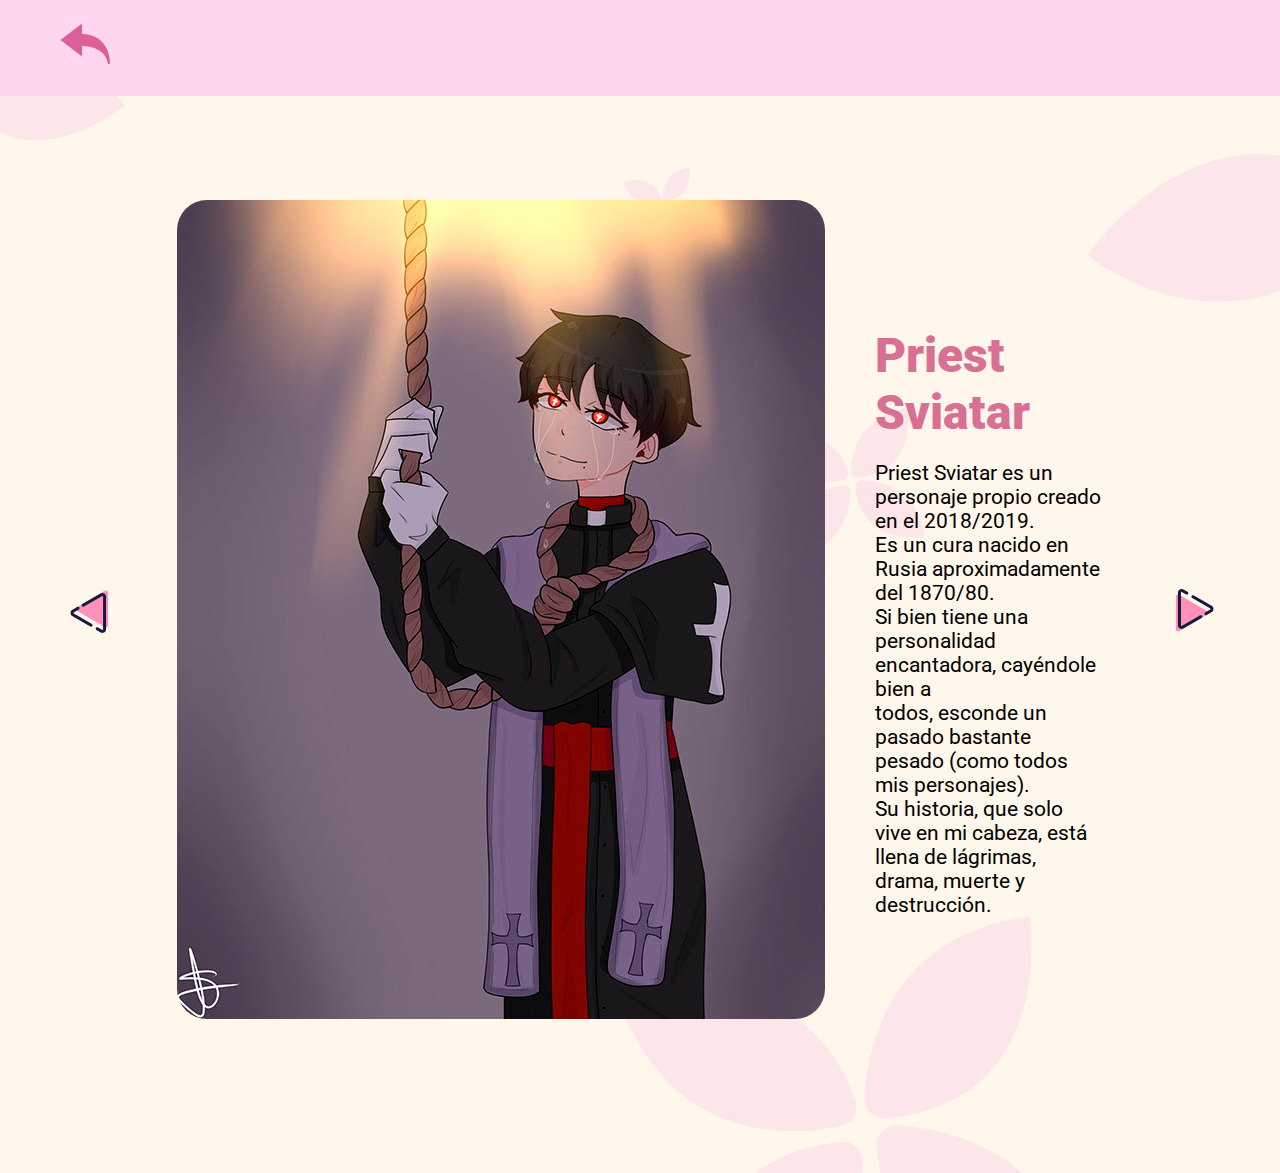
<file: priestie-soga.html>
<!DOCTYPE html>
<html lang="en">
<head>
    <meta charset="UTF-8">
    <meta name="viewport" content="width=device-width, initial-scale=1.0">
    <title>Ilustración - Priestie</title>
    <link href="estilos.css" rel="stylesheet" type="text/css">
    <link rel="icon" type="image/png" href="img/favicon-corazon.png">
    <link rel="preconnect" href="https://fonts.googleapis.com">
    <link rel="preconnect" href="https://fonts.gstatic.com" crossorigin>
    <link href="https://fonts.googleapis.com/css2?family=Lilita+One&display=swap" rel="stylesheet">
    <link rel="preconnect" href="https://fonts.googleapis.com">
    <link rel="preconnect" href="https://fonts.gstatic.com" crossorigin>
    <link href="https://fonts.googleapis.com/css2?family=Roboto:ital,wght@0,100;0,300;0,400;0,500;0,700;0,900;1,100;1,300;1,400;1,500;1,700;1,900&display=swap" rel="stylesheet">
</head>
<body>
    <header>
        <a href="ilustraciones.html">
            <img src="img/flecha.png" width="50px" height="50px" alt="volver atras" class="flecha-volver-atras">
        </a>
    </header>
    <main class="main-galeria">
        <section class="section-galeria">
            <a href="priestie-gif.html" target="_self">
                <img src="img/galeria-izq.png" width="48px" height="48px" alt="flecha izquierda" class="flecha-izquierda"></a>
            <a href="img/ilustraciones/pri-soga-grande.jpg" target="_blank">
            <img src="img/ilustraciones/pri-soga-grande.jpg" width="648px" height="819px" alt="dibujo de personaje original priest sviatar" class="ilus"></a>
            <div class="galeria-div">
                <h2>Priest Sviatar</h2>
                <p>Priest Sviatar es un personaje propio creado en el 2018/2019.</p>
                <p>Es un cura nacido en Rusia aproximadamente del 1870/80.</p>
                <p>Si bien tiene una personalidad encantadora, cayéndole bien a</p>
                <p>todos, esconde un pasado bastante pesado (como todos mis personajes).</p>
                <p>Su historia, que solo vive en mi cabeza, está llena de lágrimas,</p>
                <p>drama, muerte y destrucción.</p>
            </div>
            <a href="priestie.html" target="_self">
                <img src="img/galeria-der.png" width="48px" height="48px" alt="flecha izquierda" class="flecha-derecha"></a>
        </section>
    </main>
</body>
</html>
</file>
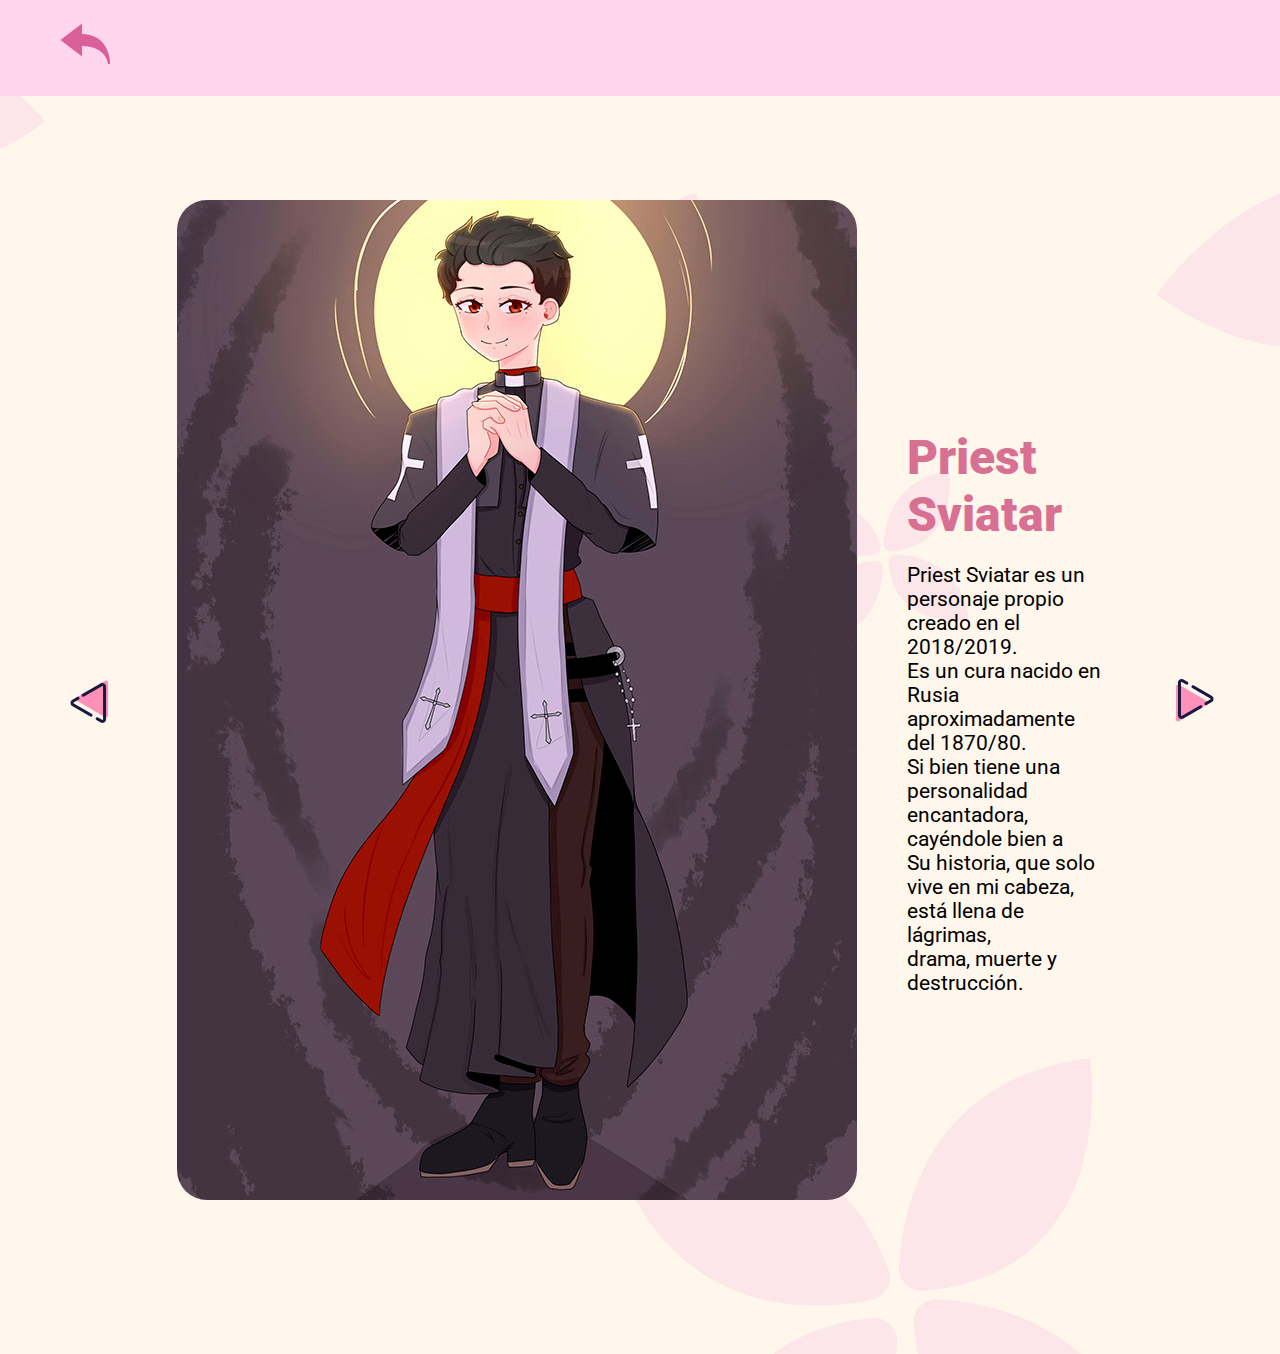
<file: priestie.html>
<!DOCTYPE html>
<html lang="en">
<head>
    <meta charset="UTF-8">
    <meta name="viewport" content="width=device-width, initial-scale=1.0">
    <title>Ilustración - Priestie</title>
    <link href="estilos.css" rel="stylesheet" type="text/css">
    <link rel="icon" type="image/png" href="img/favicon-corazon.png">
    <link rel="preconnect" href="https://fonts.googleapis.com">
    <link rel="preconnect" href="https://fonts.gstatic.com" crossorigin>
    <link href="https://fonts.googleapis.com/css2?family=Lilita+One&display=swap" rel="stylesheet">
    <link rel="preconnect" href="https://fonts.googleapis.com">
    <link rel="preconnect" href="https://fonts.gstatic.com" crossorigin>
    <link href="https://fonts.googleapis.com/css2?family=Roboto:ital,wght@0,100;0,300;0,400;0,500;0,700;0,900;1,100;1,300;1,400;1,500;1,700;1,900&display=swap" rel="stylesheet">
</head>
<body>
    <header>
        <a href="ilustraciones.html">
            <img src="img/flecha.png" width="50px" height="50px" alt="volver atras" class="flecha-volver-atras">
        </a>
    </header>
    <main class="main-galeria">
        <section class="section-galeria">
            <a href="priestie-soga.html" target="_self">
                <img src="img/galeria-izq.png" width="48px" height="48px" alt="flecha izquierda" class="flecha-izquierda"></a>
            <a href="img/ilustraciones/priestie-grande.jpg" target="_blank">
            <img src="img/ilustraciones/priestie-grande.jpg" width="680px" height="1000px" alt="dibujo de personaje original priest sviatar" class="ilus"></a>
            <div class="galeria-div">
                <h2>Priest Sviatar</h2>
                <p>Priest Sviatar es un personaje propio creado en el 2018/2019.</p>
                <p>Es un cura nacido en Rusia aproximadamente del 1870/80.</p>
                <p>Si bien tiene una personalidad encantadora, cayéndole bien a</p>
                <p>Su historia, que solo vive en mi cabeza, está llena de lágrimas,</p>
                <p>drama, muerte y destrucción.</p>
            </div>
            <a href="crow.html" target="_self">
                <img src="img/galeria-der.png" width="48px" height="48px" alt="flecha izquierda" class="flecha-derecha"></a>
        </section>
    </main>
</body>
</html>
</file>
<file: estilos.css>
*{
    margin: 0px;
    padding: 0px;
}

header {
    width: 100%;
    background-color: #ffd6ee;
    font-size: 25px;
    padding: 20px 60px 20px 60px; 
    box-sizing: border-box;
    position: fixed;
    font-family: "Lilita One", sans-serif;
    z-index: 100;
}

header nav {
    display: flex;
    justify-content: space-evenly;
}

a {
    cursor: url(img/cursor-click.png), auto;
}

header a {
    color: #db5f99;
    text-decoration: none;
}

header a:hover {
    color: rgb(255, 2, 78);
}

/* comienzo index */

.foto-nombre {
    padding-bottom: 40px; 
    gap: 50px;
    display: flex;
    align-items:flex-end;
}

.foto-personal {
    border-radius: 25px;
    border-color: palevioletred;
    border-style: dashed;
}

body {
    font-family: 'Gill Sans', 'Gill Sans MT', Calibri, 'Trebuchet MS', sans-serif;
    font-size: medium;
    background-image: url(img/fondo-hojas.png);
    background-size: cover;
    background-position: center;
    background-repeat: repeat; 
    background-color: #fff6ec;
    display: flex;
    flex-direction: column;
    align-items: center;
    cursor: url(img/cursor.png), auto;
}

main {
    padding-top: 100px;
    padding-bottom: 100px;
    width: 60%;
}

.recuadro-rosa {
    border: 4px solid pink;
    padding: 20px;
    border-radius: 20px;
}

.educacion-habilidades {
    padding-top: 40px;
    display: flex;
    justify-content: space-around;
}

h1 {
    color: rgb(216, 112, 147);
    padding: 20px 20px 20px 0;
    font-size: 3em;
    font-family:Arial, Helvetica, sans-serif;
}

.divs-index {
    padding-top: 20px;
}

h4 {
    padding-bottom: 20px;
}

h2 {
    color: #d87093;
    padding: 20px 0 20px 0;
}

ul {
    padding-bottom: 10px;
}

li {
    padding-bottom: 15px;
    list-style: url(img/flor-bullet.png);
}

/* comienzo mis ilustraciones */

.main-ilustraciones {
    width: 85%;
}

.ilustraciones-personales h1, .disenios h1 {
    font-family: "Roboto", sans-serif;
    font-weight: 900;
    font-style: normal;
    text-align: center;
    padding: 250px 0px 250px 0px;
    font-size: 4.5em;
    letter-spacing: 3px;
    color: #DB5F99;
    text-shadow: 1px 3px 3px #a02a6b;
}

.ilustraciones-imagenes {
    display: flex;
    flex-wrap: wrap;
    justify-content: center;
    z-index: 10;
}

.ilustraciones-imagenes img {
    border: solid #DB5F99;
}

.ilustraciones-imagenes, .ilustraciones-imagenes img {
    border-radius: 80px;
    gap: 40px;
}

.img-priestie-gif, .img-priestie-soga, .img-priestie, .img-crow, .img-pri-cruz, .img-draco, .img-eze, .img-hikasami, .img-pri-pre {
    position: relative;
    display: block;
}

.texto-priestie-gif, .texto-priestie-soga, .texto-priestie, .texto-crow, .texto-pri-cruz, .texto-draco, .texto-eze, .texto-hikasami, .texto-pri-pre {
    width: 100%;
    height: 100%;
    top: 0;
    bottom: 0;
    position: absolute;
    background: rgba(0, 0, 0, 0.5);
    border-radius: 80px;
    display: flex;
    flex-direction: column;
    justify-content: center;
    align-items: center;
    opacity: 0;
    transition: 0.3s;
}

.texto-priestie-gif:hover, .texto-priestie-soga:hover, .texto-priestie:hover, .texto-crow:hover, .texto-pri-cruz:hover, .texto-draco:hover, .texto-eze:hover, .texto-hikasami:hover, .texto-pri-pre:hover {
    opacity: 1;
    transform: scale(102%);
}

.ilustraciones-imagenes h3 {
    color: white;
    font-size: 1.9em;
    font-weight: 200;
}

/* galeria */

.main-galeria {
    width: 90%;
    padding: 150px;
}

.flecha-volver-atras:hover {
    transform: scale(1.3);
    transition: 0.3s;
}

.flecha-izquierda {
    padding-right: 65px;
}

.flecha-derecha {
    padding-left: 65px;
}

.flecha-izquierda:hover, .flecha-derecha:hover {
    transform: scale(1.1);
    transition: 0.3s;
}

.section-galeria {
    padding-top: 50px;
    display: flex;
    flex-direction: row;
    justify-content: center;
    align-items: center;
}

.section-galeria img {
    border-radius: 30px;
}

.galeria-div {
    padding-left: 50px;
}

.galeria-div h2 {
    font-family: "Roboto", sans-serif;
    font-weight: 900;
    font-size: 3em;
    font-style: normal;
}

.galeria-div p {
    font-family: "Roboto", sans-serif;
    font-weight: 400;
    font-size: 1.3em;
    font-style: normal;
}

.ilus:hover {
    filter: brightness(0.7);
    transition: 0.6s;
}

.hikasami-viejos {
    padding-top: 30px;
}

.p-hikasami-viejos {
    font-weight: 400;
    color:#DB5F99;
}

video {
    border: 7px double #DB5F99;
    border-radius: 40px;
    box-shadow: 0 6px 12px rgba(192, 2, 113, 0.3);
}

.video-speedart {
    display: flex;
    flex-direction: column;
    align-items: center;
    gap: 40px;
}

.video-speedart h3 {
    font-size: 2em;
    font-weight: 650;
    color: #DB5F99;
    padding: 40px; 
    border: solid #DB5F99;
    border-width: 2px; 
    margin: 20px; 
    border-radius: 30px;
    box-shadow: 0 6px 12px rgba(192, 2, 113, 0.3);
}

/* comienzo diseños */

.main-disenios {
    width: 100%;
}

.sinister-fondo {
    background-position: center;
    background-size: cover;
    background-repeat: no-repeat;
    height: 740px;
    width: 100%;
    animation: cambioFondoSinister 15s infinite;
}

@keyframes cambioFondoSinister {
    0% {
        background-image: url(img/sinister-fondo.jpg);
    }
    33.33% {
        background-image: url(img/sinister-fondo2.jpg);
    }
    66.66% {
        background-image: url(img/sinister-fondo3.jpg);
    }
    100% {
        background-image: url(img/sinister-fondo.jpg);
    }
}

.junji-ito-fondo {
    background-position: center;
    background-size: cover;
    background-repeat: no-repeat;
    height: 740px;
    width: 100%; 
    animation: cambioFondoJunji 13s infinite;
}

@keyframes cambioFondoJunji {
    0% {
        background-image: url(img/junji-ito-fondo.jpg);
    }
    33.33% {
        background-image: url(img/junji-ito-fondo2.jpg);
    }
    66.66% {
        background-image: url(img/junji-ito-fondo3.jpg);
    }
    100% {
        background-image: url(img/junji-ito-fondo.jpg);
    }
}

.sinister-posters {
    display: flex;
    flex-direction: row;
    justify-content: center;
    align-items: flex-end;
    padding-top: 150px;
    gap: 90px;
}

.sinister-postales {
    display: flex;
    flex-direction: row;
    justify-content: center;
    align-items: flex-end;
    flex-wrap: wrap;
    padding-top: 130px;
    gap: 70px;
    padding-bottom: 150px;
}

.junji-libro {
    display: flex;
    flex-direction: row;
    justify-content: center;
    align-items: flex-end;
    flex-wrap: wrap;
    padding-top: 150px;
    gap: 50px;
}

.img-poster1, .img-publico, .img-postal1, .img-postal2, .img-postal3, .img-libro1, .img-libro2, .img-libro3, .img-libro4 {
    position: relative;
    display: block;
}

.texto-poster1, .texto-publico, .texto-postal1, .texto-postal2, .texto-postal3, .texto-libro1, .texto-libro2, .texto-libro3, .texto-libro4 {
    width: 100%;
    height: 100%;
    top: 0;
    bottom: 0;
    position: absolute;
    background: rgba(0, 0, 0, 0.5);
    display: flex;
    flex-direction: column;
    justify-content: center;
    align-items: center;
    opacity: 0;
    transition: 0.3s;
}

.texto-poster1:hover, .texto-publico:hover, .texto-postal1:hover, .texto-postal2:hover, .texto-postal3:hover, .texto-libro1:hover, .texto-libro2:hover, .texto-libro3:hover, .texto-libro4:hover {
    opacity: 1;
    transform: scale(102%);
}

.sinister-piezas h3, .junji-piezas h3 {
    color: white;
    font-size: 1.9em;
    font-weight: 200;
}

/* comienzo formulario */

.main-formulario {
    width: 70%;
    height: auto;
}

.form-section {
    padding-top: 85px;
    display: flex; 
    justify-content: flex-start;
    align-items: center; 
}

.form-section h3 {
    font-family: "Roboto", sans-serif;
    color: #DB5F99;
    padding-bottom: 50px;
    font-size: 1.5em;
}

form label, .p-form-genero {
    font-family: "Roboto", sans-serif;
    color: #DB5F99;
    font-size: 1.2em;
    font-weight: 700;
    margin-bottom: 10px;
}

.form-nombre, .form-apellido, .form-email, .form-numero, .form-nacimiento, .form-localidad {
    display: flex;
    flex-direction: column;
    margin-bottom: 40px;
}

.div-form-nombre-apellido {
    display: flex;
    flex-direction: row;
}

.form-nombre input {
    width: 110%;
    padding: 8px; 
    border: 1px solid #fff6ec;
    border-radius: 10px;
    box-shadow: 0px 3px 7px rgba(214, 21, 127, 0.5); 
    cursor: url(img/cursor-texto.png), auto;
}

.form-apellido {
    margin-left: 60px;
}

.form-apellido input {
    width: 110%;
    padding: 8px; 
    border: 1px solid #fff6ec;
    border-radius: 10px;
    box-shadow: 0px 3px 7px rgba(214, 21, 127, 0.5); 
    cursor: url(img/cursor-texto.png), auto;
}

.form-email input {
    width: 80%;
    padding: 8px; 
    border: 1px solid #fff6ec;
    border-radius: 10px;
    box-shadow: 0px 3px 7px rgba(214, 21, 127, 0.5); 
    cursor: url(img/cursor-texto.png), auto;
}

.form-numero input {
    width: 80%;
    padding: 8px; 
    border: 1px solid #fff6ec;
    border-radius: 10px;
    box-shadow: 0px 3px 7px rgba(214, 21, 127, 0.5); 
    cursor: url(img/cursor-texto.png), auto;
}

.div-form-nacimiento-localidad {
    display: flex;
    flex-direction: row;
}

.form-nacimiento input {
    width: 110%;
    padding: 8px; 
    border: 1px solid #fff6ec;
    border-radius: 10px;
    box-shadow: 0px 3px 7px rgba(214, 21, 127, 0.5); 
    cursor: url(img/cursor.png), auto;
}

.form-localidad input {
    width: 110%;
    padding: 8px; 
    border: 1px solid #fff6ec;
    border-radius: 10px;
    box-shadow: 0px 3px 7px rgba(214, 21, 127, 0.5); 
    cursor: url(img/cursor-texto.png), auto;
}

.form-localidad {
    margin-left: 60px;
}

.form-genero p {
    padding-bottom: 10px;
}

.form-genero label {
    padding-right: 40px;
    font-weight: 400;
}

.form-genero input {
    margin-left: 10px;
}

.form-enviar {
    padding-top: 30px;
    display: flex;
    flex-direction: column;
    align-items: end;
}

.form-enviar input {
    color: #ffffff;
    background-color: #DB5F99;
    font-weight: 500;
    border: none;
    padding: 7px 30px; 
    font-size: 1.5em;
    cursor: url(img/cursor-click.png), auto;
    border-radius: 25px; 
}

.form-enviar input:hover {
    color: #ffffff;
    background-color:#e2128c;
    transition: 0.3s;
    font-weight: 500;
    border: none;
    padding: 7px 30px; 
    font-size: 1.5em;
    cursor: url(img/cursor-click.png), auto;
    border-radius: 25px; 
}

.form-imagen {
    padding-left: 200px;
    padding-bottom: 150px;
}

/* footer */

footer {
    width: 100%;
    font-family: 'Gill Sans', 'Gill Sans MT', Calibri, 'Trebuchet MS', sans-serif;
    color: rgb(219, 95, 153);
    background-color: #ffd6ee;
}

footer address {
    padding: 15px;
    display: flex;
    justify-content: space-evenly;
}

footer a {
    color: rgb(219, 95, 153);
    text-decoration: underline;
    font-size: 1em;
}

footer a:hover {
    color: #ff0062;
}

.telefono-wpp {
    display: flex;
    flex-direction: row;
    align-items: center;
}

.telefono-wpp img {
    padding-right: 10px;
}

.mail {
    display: flex;
    flex-direction: row;
    align-items: center;
}

.mail img {
    padding-right: 10px;
}

.instagram {
    display: flex;
    flex-direction: row;
    align-items: center;
}

.instagram img {
    padding-right: 10px;
}

.behance {
    display: flex;
    flex-direction: row;
    align-items: center;
}

.behance img {
    padding-right: 10px;
}

/* media del index */

@media screen and (max-width: 600px) {

    main {
        padding-top: 100px;
        padding-bottom: 100px;
        width: 100%;
    }
    
    .recuadro-rosa {
        padding: 20px;
        margin: 40px;
        border-radius: 20px;
    }

    header nav {
        display: flex;
        justify-content: space-between;
        flex-wrap: wrap;
    }

    .foto-nombre {
        gap: 0px;
        display: flex;
        flex-direction: column;
        align-items: center;
    }
    
    .divs-index img {
        transform: scale(1.2);
    }

    .divs-index {
        padding-top: 50px;
        padding-bottom: 0px;
        display: flex;
        flex-direction: column;
        align-items: center;
    }
    
    h1 {
        padding: 0px 0px 20px 0px;
        font-size: 2em;
    }
    
    h4 {
        padding-bottom: 15px;
    }

    .recuadro-rosa p {
        font-size: 1.2em;
    }
    
    .educacion-habilidades {
        padding-top: 40px;
        gap: 30px;
        display: flex;
        flex-direction: column;
        align-items: center;
    }

    li {
        padding-bottom: 20px;
        font-size: 1.2em;
        list-style: url(img/flor-bullet.png);
    }
    
    h2 {
        padding-top: 15px;
        padding-bottom: 25px;
        font-size: 1.7em;
    }
    
    .habilidades-class, .educacion, .idiomas {
        display: flex;
        flex-direction: column;
        align-items: center;
    }

    .educacion {
        width: 65%;
    }

    footer {
        width: 100%;
        font-family: 'Gill Sans', 'Gill Sans MT', Calibri, 'Trebuchet MS', sans-serif;
        color: rgb(219, 95, 153);
        background-color: #ffd6ee;
    }
    
    footer address {
        padding: 15px;
        gap: 20px;
        display: flex;
        flex-direction: row;
        justify-content: center;
        flex-wrap: wrap;
    }
    
    address p {
        font-size: 1.2em;
    }

    footer a {
        color: rgb(219, 95, 153);
        text-decoration: underline;
        font-size: 1em;
    }
    
    footer a:hover {
        color: #ff0062;
    }
    
    .telefono-wpp {
        display: flex;
        flex-direction: column;
        align-items: center;
    }
    
    .telefono-wpp img, .mail img, .instagram img, .behance img {
        padding-right: 0px;
        transform: scale(1.2);
        padding-bottom: 5px;
        padding-top: 5px;
    }
    
    .mail {
        display: flex;
        flex-direction: column;
        align-items: center;
    }
    
    .instagram {
        display: flex;
        flex-direction: column;
        align-items: center;
    }
    
    .behance {
        display: flex;
        flex-direction: column;
        align-items: center;
    }
    
}
</file>
